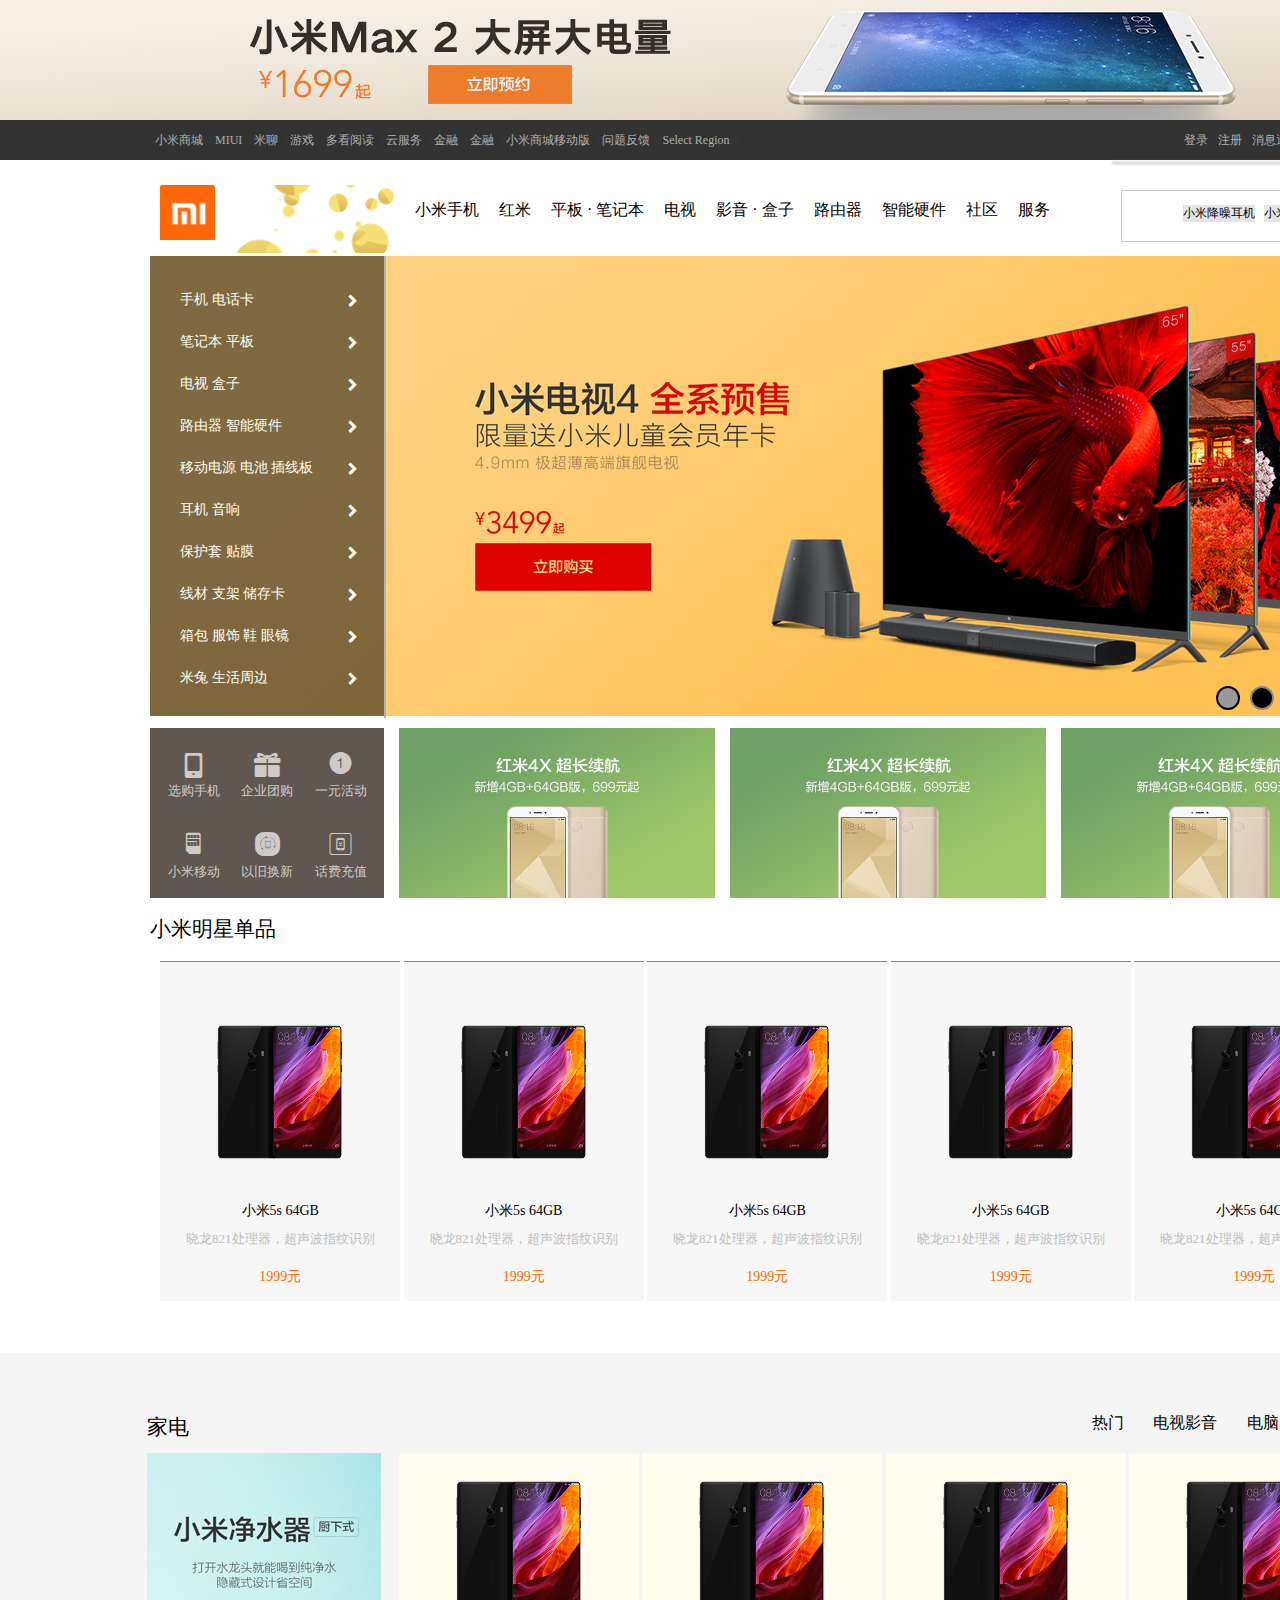
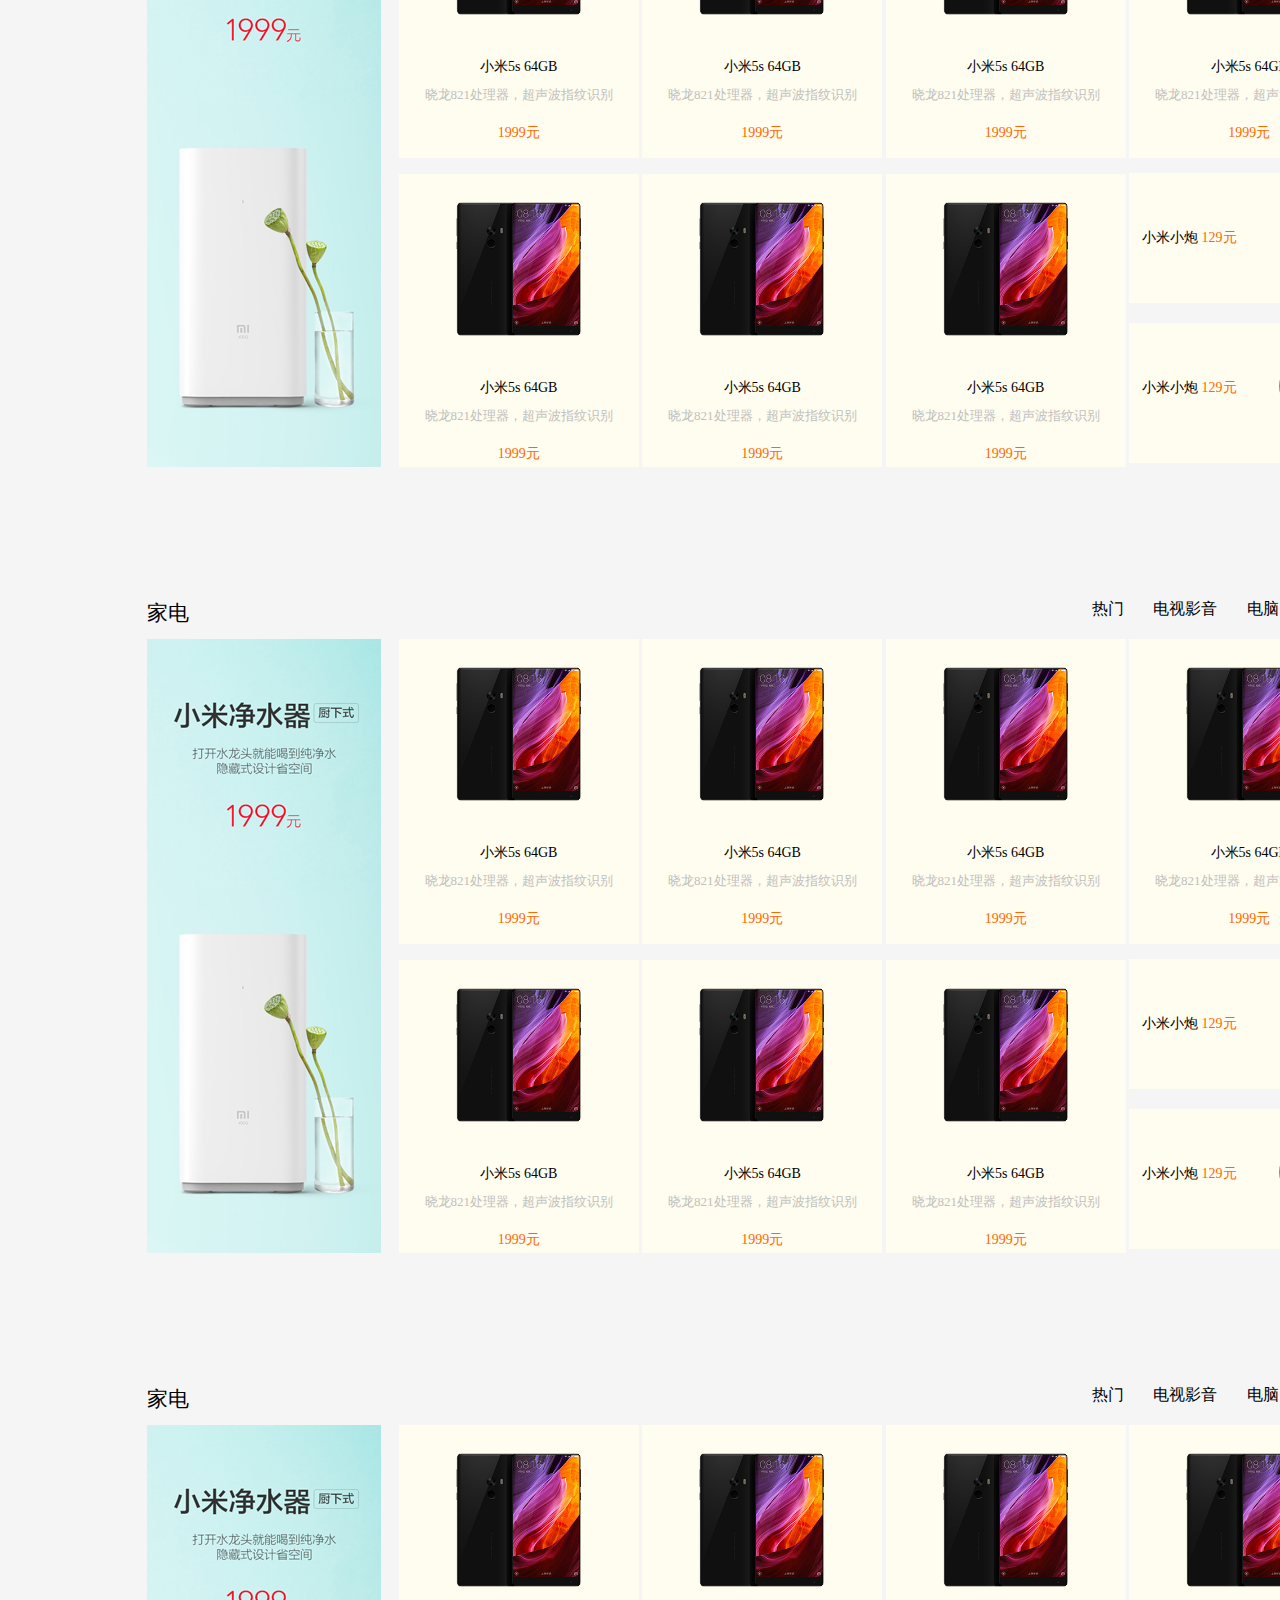
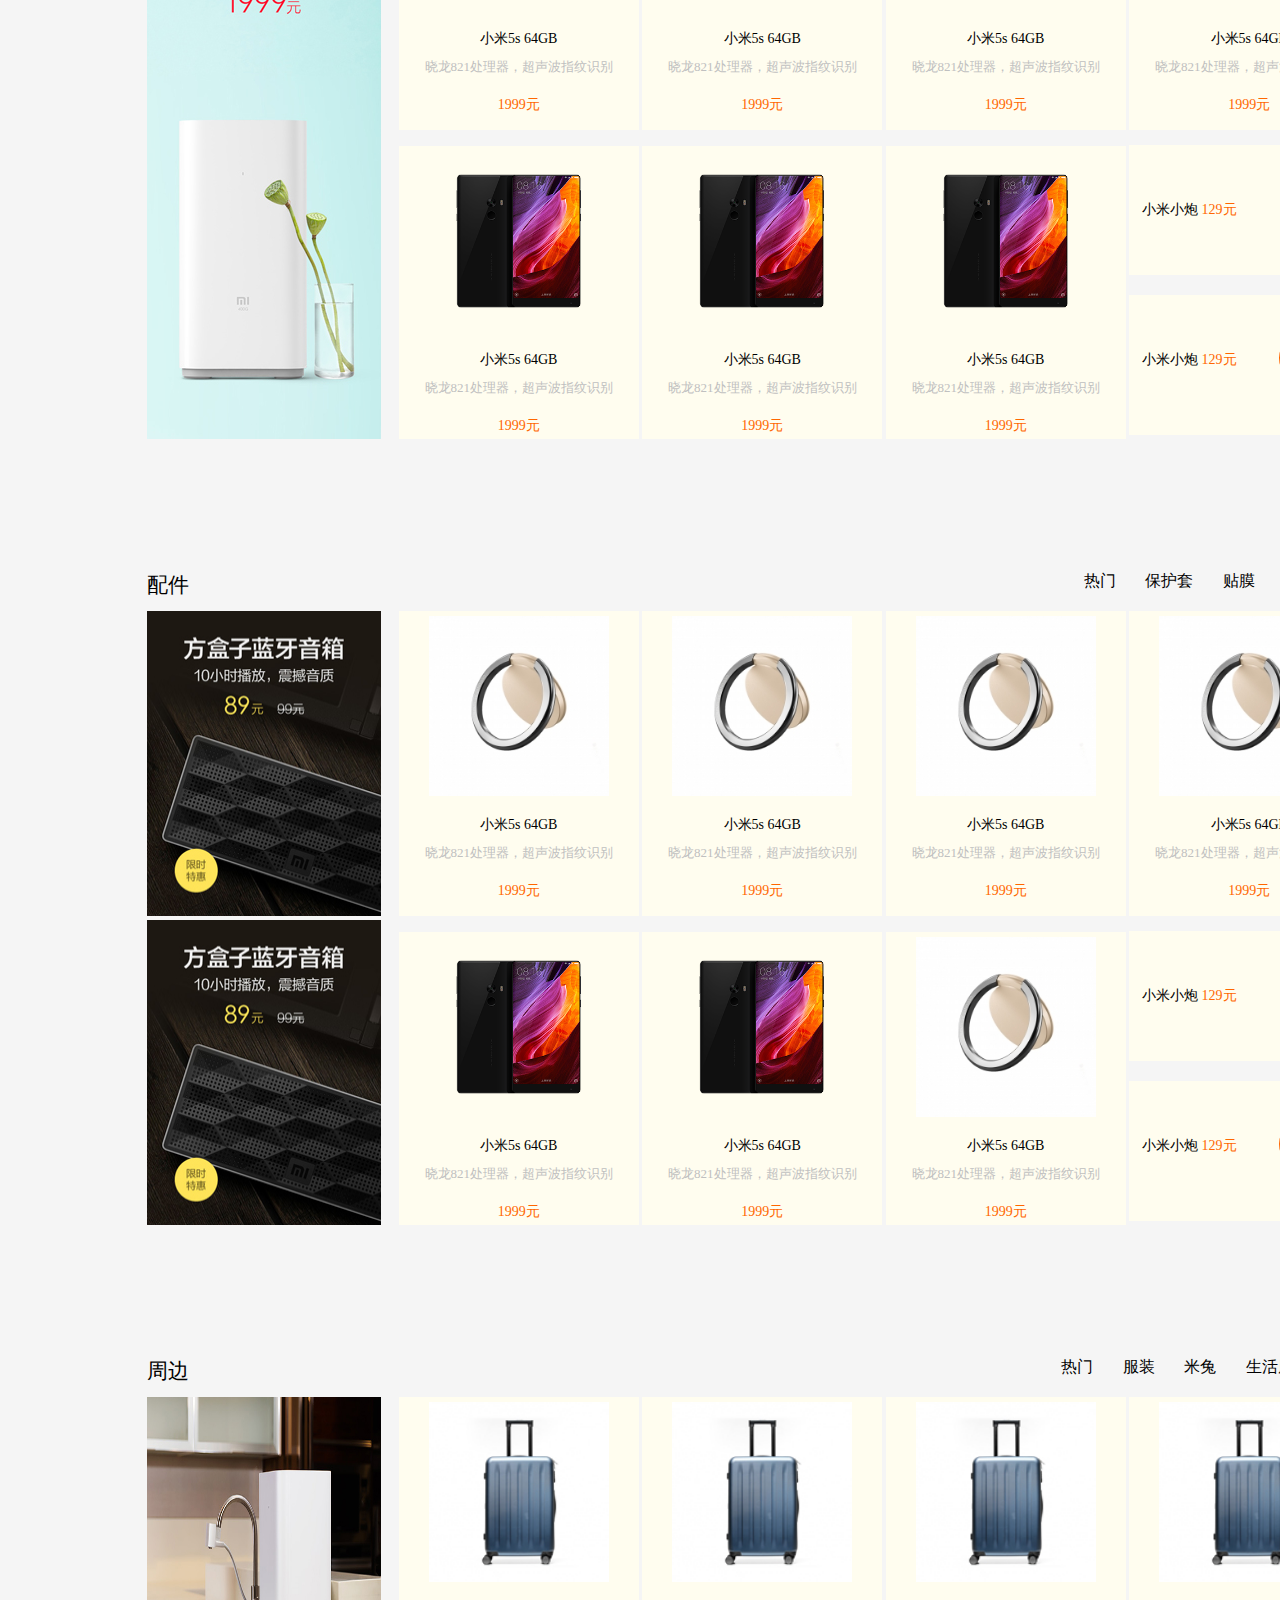
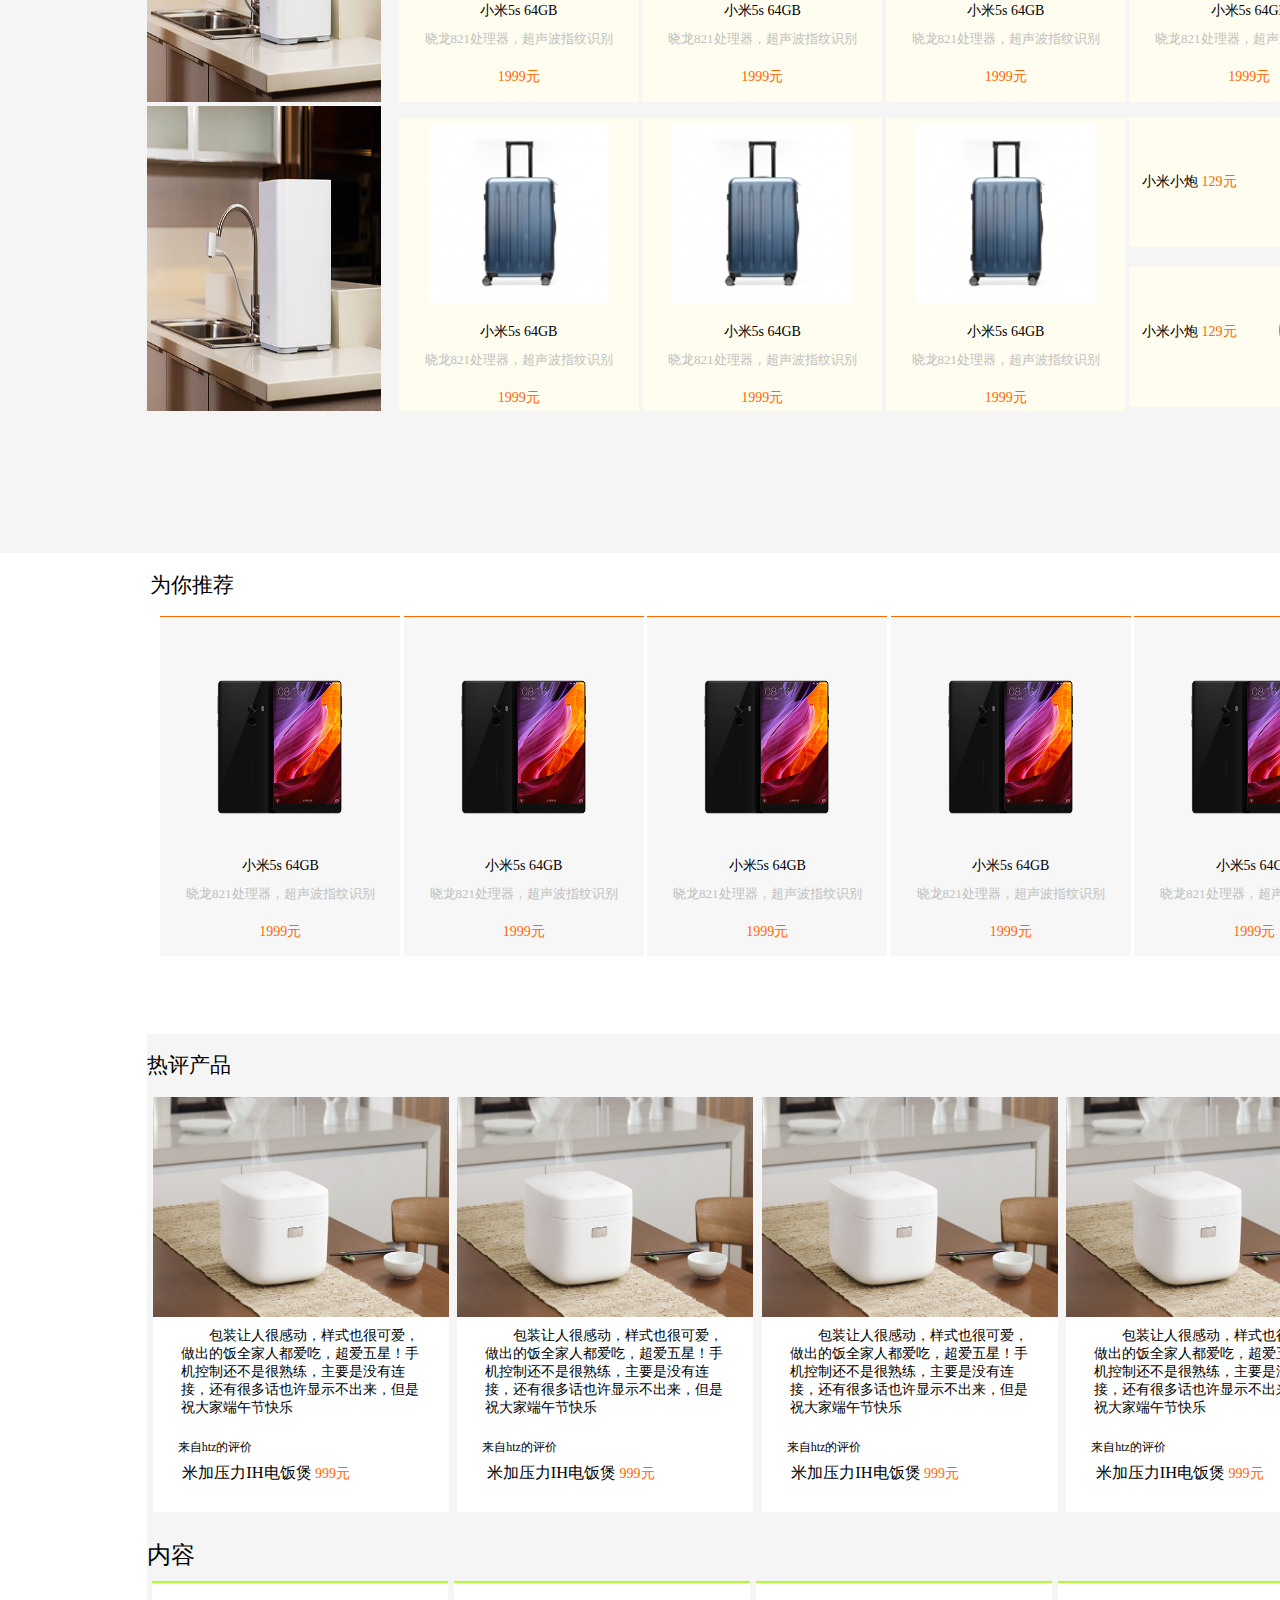
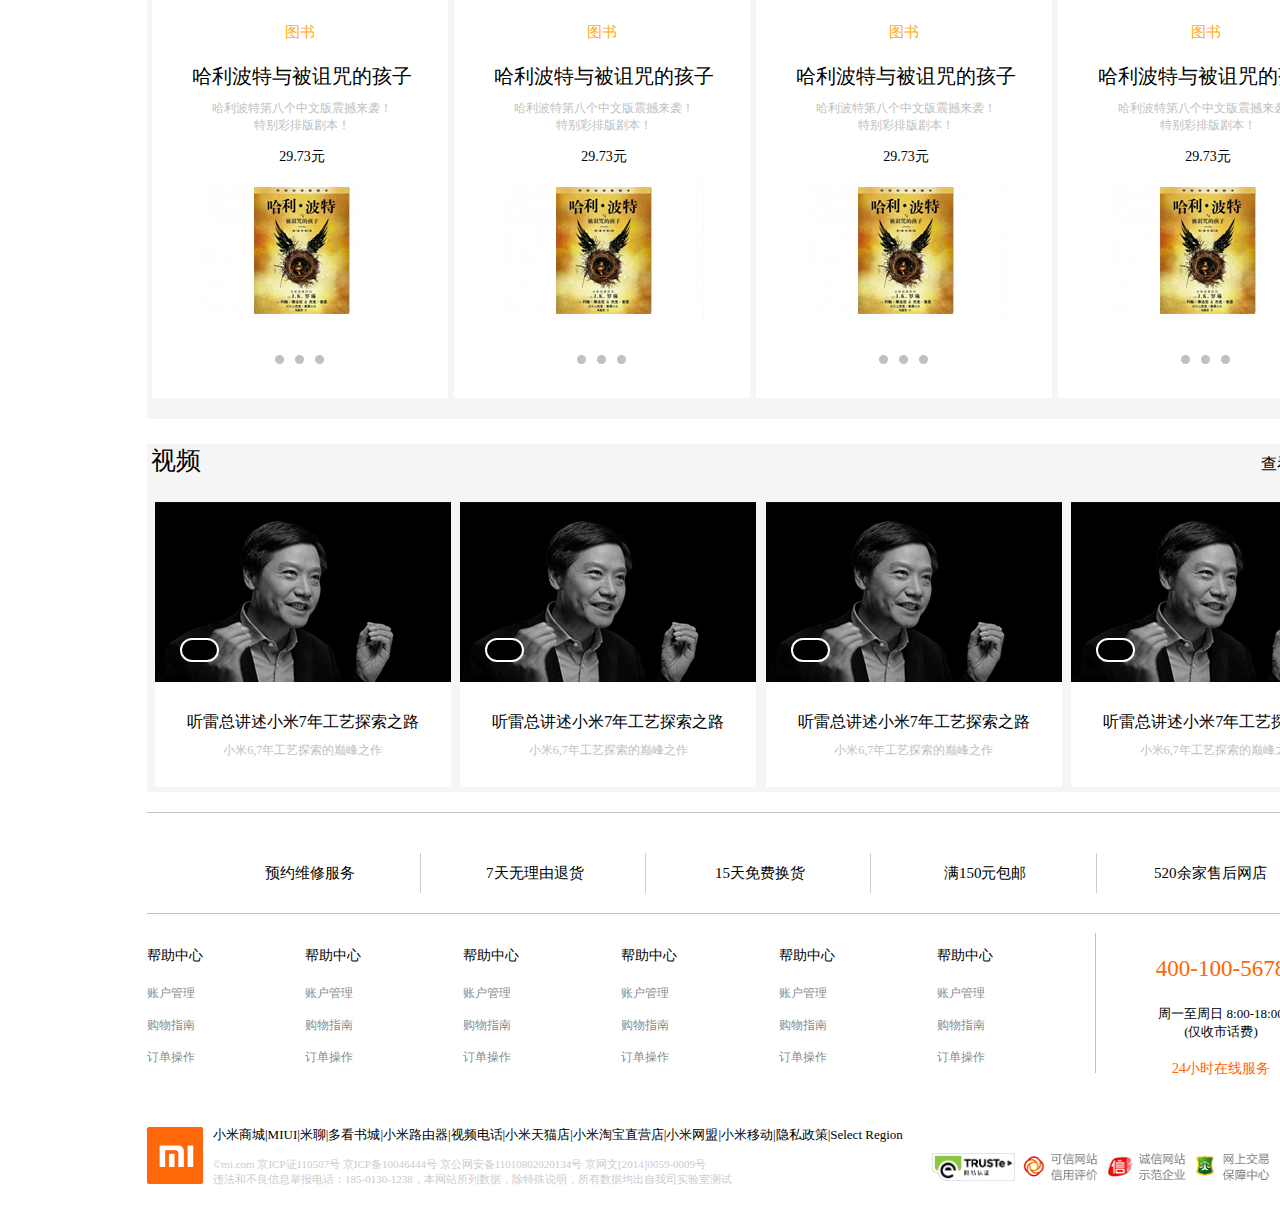
<file: index.html>
<!DOCTYPE html>
<html>

	<head>
		<meta charset="UTF-8">
		<title></title>
		<link rel="stylesheet" type="text/css" href="css/reset.css" />
		<link rel="stylesheet" href="css/new_file.css" />
		<link rel="stylesheet" type="text/css" href="font_9oei6t75m3rf6r/iconfont.css" />
	</head>

	<body>
		<div class="site-top-bar">
			<a href="http://www.baidu.com">
			</a>
		</div>
		<div class="top-container">
			<ul class="top-left">
				<li class="top-left-item">
					<a href="http://www.baidu.com">小米商城</a>
				</li>
				<li class="top-left-item">
					<a href="http://www.baidu.com">MIUI</a>
				</li>
				<li class="top-left-item">
					<a href="http://www.baidu.com">米聊</a>
				</li>
				<li class="top-left-item">
					<a href="http://www.baidu.com">游戏</a>
				</li>
				<li class="top-left-item">
					<a href="http://www.baidu.com">多看阅读</a>
				</li>
				<li class="top-left-item">
					<a href="http://www.baidu.com">云服务</a>
				</li>
				<li class="top-left-item">
					<a href="http://www.baidu.com">金融</a>
				</li>
				<li class="top-left-item">
					<a href="http://www.baidu.com">金融</a>
				</li>
				<li class="top-left-item">
					<a href="http://www.baidu.com">小米商城移动版</a>
				</li>
				<li class="top-left-item">
					<a href="http://www.baidu.com">问题反馈</a>
				</li>
				<li class="top-left-item">
					<a href="http://www.baidu.com">Select Region</a>
				</li>
			</ul>
			<ul class="top-right">
				<li class="top-right-item">
					<a href="">
						登录
					</a>
				</li>
				<li class="top-right-item">
					<a href="">
						注册
					</a>
				</li>
				<li class="top-right-item">
					<a href="">
						消息通知
					</a>
				</li>
				<li class="top-right-item">
					<div class="img">
						<!--<i class="font iconfont icon-gouwuche"></i>--></div>
					<a href="">
						购物车
					</a>
					<div class="content"></div>
				</li>

			</ul>
		</div>
		<!--小米logo行-->
		<div class="site-head">
			<div class="logo-img">

			</div>
			<div class="head_nav">
				<ul class="head_nav_list">
					<li class="head_nav_item" id="item0">
						<a href="">

						</a>
					</li>
					<li class="head_nav_item">
						<a href="">
							小米手机
						</a>
						<div class="item_list">
							<ul>
								<li class="item1">
									<div class="flag">新品</div>
									<a href="" class="item_img"><img src="img/de35852a-1be5-4ef5-846f-dcdd2efcfea6.jpg" alt="" /></a>
									<a href="" class="item_name">小米路由器</a>
									<p class="item_price">
										1299元
									</p>
								</li>
								<li class="item1">
									<div class="flag">新品</div>
									<a href="" class="item_img"><img src="img/de35852a-1be5-4ef5-846f-dcdd2efcfea6.jpg" alt="" /></a>
									<a href="" class="item_name">小米路由器</a>
									<p class="item_price">
										1299元
									</p>
								</li>
								<li class="item1">
									<div class="flag">新品</div>
									<a href="" class="item_img"><img src="img/de35852a-1be5-4ef5-846f-dcdd2efcfea6.jpg" alt="" /></a>
									<a href="" class="item_name">小米路由器</a>
									<p class="item_price">
										1299元
									</p>
								</li>
								<li class="item1">
									<div class="flag">新品</div>
									<a href="" class="item_img"><img src="img/de35852a-1be5-4ef5-846f-dcdd2efcfea6.jpg" alt="" /></a>
									<a href="" class="item_name">小米路由器</a>
									<p class="item_price">
										1299元
									</p>
								</li>

							</ul>
						</div>
					</li>
					<li class="head_nav_item">
						<a href="">
							红米
						</a>
						<div class="item_list">
							<ul>
								<li class="item1">
									<div class="flag">新品</div>
									<a href="" class="item_img"><img src="img/de35852a-1be5-4ef5-846f-dcdd2efcfea6.jpg" alt="" /></a>
									<a href="" class="item_name">小米路由器</a>
									<p class="item_price">
										1299元
									</p>
								</li>
								<li class="item1">
									<div class="flag">新品</div>
									<a href="" class="item_img"><img src="img/de35852a-1be5-4ef5-846f-dcdd2efcfea6.jpg" alt="" /></a>
									<a href="" class="item_name">小米路由器</a>
									<p class="item_price">
										1299元
									</p>
								</li>
								<li class="item1">
									<div class="flag">新品</div>
									<a href="" class="item_img"><img src="img/de35852a-1be5-4ef5-846f-dcdd2efcfea6.jpg" alt="" /></a>
									<a href="" class="item_name">小米路由器</a>
									<p class="item_price">
										1299元
									</p>
								</li>
								<li class="item1">
									<div class="flag">新品</div>
									<a href="" class="item_img"><img src="img/de35852a-1be5-4ef5-846f-dcdd2efcfea6.jpg" alt="" /></a>
									<a href="" class="item_name">小米路由器</a>
									<p class="item_price">
										1299元
									</p>
								</li>

							</ul>
						</div>
					</li>
					<li class="head_nav_item">
						<a href="">
							平板 · 笔记本
						</a>
						<div class="item_list">
							<ul>
								<li class="item1">
									<div class="flag">新品</div>
									<a href="" class="item_img"><img src="img/de35852a-1be5-4ef5-846f-dcdd2efcfea6.jpg" alt="" /></a>
									<a href="" class="item_name">小米路由器</a>
									<p class="item_price">
										1299元
									</p>
								</li>
								<li class="item1">
									<div class="flag">新品</div>
									<a href="" class="item_img"><img src="img/de35852a-1be5-4ef5-846f-dcdd2efcfea6.jpg" alt="" /></a>
									<a href="" class="item_name">小米路由器</a>
									<p class="item_price">
										1299元
									</p>
								</li>
								<li class="item1">
									<div class="flag">新品</div>
									<a href="" class="item_img"><img src="img/de35852a-1be5-4ef5-846f-dcdd2efcfea6.jpg" alt="" /></a>
									<a href="" class="item_name">小米路由器</a>
									<p class="item_price">
										1299元
									</p>
								</li>
								<li class="item1">
									<div class="flag">新品</div>
									<a href="" class="item_img"><img src="img/de35852a-1be5-4ef5-846f-dcdd2efcfea6.jpg" alt="" /></a>
									<a href="" class="item_name">小米路由器</a>
									<p class="item_price">
										1299元
									</p>
								</li>

							</ul>
						</div>
					</li>
					<li class="head_nav_item">
						<a href="">
							电视
						</a>
						<div class="item_list">
							<ul>
								<li class="item1">
									<div class="flag">新品</div>
									<a href="" class="item_img"><img src="img/de35852a-1be5-4ef5-846f-dcdd2efcfea6.jpg" alt="" /></a>
									<a href="" class="item_name">小米路由器</a>
									<p class="item_price">
										1299元
									</p>
								</li>
								<li class="item1">
									<div class="flag">新品</div>
									<a href="" class="item_img"><img src="img/de35852a-1be5-4ef5-846f-dcdd2efcfea6.jpg" alt="" /></a>
									<a href="" class="item_name">小米路由器</a>
									<p class="item_price">
										1299元
									</p>
								</li>
								<li class="item1">
									<div class="flag">新品</div>
									<a href="" class="item_img"><img src="img/de35852a-1be5-4ef5-846f-dcdd2efcfea6.jpg" alt="" /></a>
									<a href="" class="item_name">小米路由器</a>
									<p class="item_price">
										1299元
									</p>
								</li>
								<li class="item1">
									<div class="flag">新品</div>
									<a href="" class="item_img"><img src="img/de35852a-1be5-4ef5-846f-dcdd2efcfea6.jpg" alt="" /></a>
									<a href="" class="item_name">小米路由器</a>
									<p class="item_price">
										1299元
									</p>
								</li>

							</ul>
						</div>
					</li>
					<li class="head_nav_item">
						<a href="">
							影音 · 盒子
						</a>
						<div class="item_list">
							<ul>
								<li class="item1">
									<div class="flag">新品</div>
									<a href="" class="item_img"><img src="img/de35852a-1be5-4ef5-846f-dcdd2efcfea6.jpg" alt="" /></a>
									<a href="" class="item_name">小米路由器</a>
									<p class="item_price">
										1299元
									</p>
								</li>
								<li class="item1">
									<div class="flag">新品</div>
									<a href="" class="item_img"><img src="img/de35852a-1be5-4ef5-846f-dcdd2efcfea6.jpg" alt="" /></a>
									<a href="" class="item_name">小米路由器</a>
									<p class="item_price">
										1299元
									</p>
								</li>
								<li class="item1">
									<div class="flag">新品</div>
									<a href="" class="item_img"><img src="img/de35852a-1be5-4ef5-846f-dcdd2efcfea6.jpg" alt="" /></a>
									<a href="" class="item_name">小米路由器</a>
									<p class="item_price">
										1299元
									</p>
								</li>
								<li class="item1">
									<div class="flag">新品</div>
									<a href="" class="item_img"><img src="img/de35852a-1be5-4ef5-846f-dcdd2efcfea6.jpg" alt="" /></a>
									<a href="" class="item_name">小米路由器</a>
									<p class="item_price">
										1299元
									</p>
								</li>

							</ul>
						</div>
					</li>
					<li class="head_nav_item">
						<a href="">
							路由器
						</a>
						<div class="item_list">
							<ul>
								<li class="item1">
									<div class="flag">新品</div>
									<a href="" class="item_img"><img src="img/de35852a-1be5-4ef5-846f-dcdd2efcfea6.jpg" alt="" /></a>
									<a href="" class="item_name">小米路由器</a>
									<p class="item_price">
										1299元
									</p>
								</li>
								<li class="item1">
									<div class="flag">新品</div>
									<a href="" class="item_img"><img src="img/de35852a-1be5-4ef5-846f-dcdd2efcfea6.jpg" alt="" /></a>
									<a href="" class="item_name">小米路由器</a>
									<p class="item_price">
										1299元
									</p>
								</li>
								<li class="item1">
									<div class="flag">新品</div>
									<a href="" class="item_img"><img src="img/de35852a-1be5-4ef5-846f-dcdd2efcfea6.jpg" alt="" /></a>
									<a href="" class="item_name">小米路由器</a>
									<p class="item_price">
										1299元
									</p>
								</li>
								<li class="item1">
									<div class="flag">新品</div>
									<a href="" class="item_img"><img src="img/de35852a-1be5-4ef5-846f-dcdd2efcfea6.jpg" alt="" /></a>
									<a href="" class="item_name">小米路由器</a>
									<p class="item_price">
										1299元
									</p>
								</li>

							</ul>
						</div>
					</li>
					<li class="head_nav_item">
						<a href="">
							智能硬件
						</a>
						<div class="item_list">
							<ul>
								<li class="item1">
									<div class="flag">新品</div>
									<a href="" class="item_img"><img src="img/de35852a-1be5-4ef5-846f-dcdd2efcfea6.jpg" alt="" /></a>
									<a href="" class="item_name">小米路由器</a>
									<p class="item_price">
										1299元
									</p>
								</li>
								<li class="item1">
									<div class="flag">新品</div>
									<a href="" class="item_img"><img src="img/de35852a-1be5-4ef5-846f-dcdd2efcfea6.jpg" alt="" /></a>
									<a href="" class="item_name">小米路由器</a>
									<p class="item_price">
										1299元
									</p>
								</li>
								<li class="item1">
									<div class="flag">新品</div>
									<a href="" class="item_img"><img src="img/de35852a-1be5-4ef5-846f-dcdd2efcfea6.jpg" alt="" /></a>
									<a href="" class="item_name">小米路由器</a>
									<p class="item_price">
										1299元
									</p>
								</li>
								<li class="item1">
									<div class="flag">新品</div>
									<a href="" class="item_img"><img src="img/de35852a-1be5-4ef5-846f-dcdd2efcfea6.jpg" alt="" /></a>
									<a href="" class="item_name">小米路由器</a>
									<p class="item_price">
										1299元
									</p>
								</li>

							</ul>
						</div>
					</li>
					<li class="head_nav_item">
						<a href="">
							社区
						</a>
					</li>
					<li class="head_nav_item">
						<a href="">
							服务
						</a>
					</li>

				</ul>
			</div>
			<div class="head_search">

				<form action="post">
					<input type="text" / class="input_box">
					<div class="search_hot_box search_hot_box_2">
						<a href="">小米降噪耳机</a>

					</div>
					<div class="search_hot_box search_hot_box_1">
						<a href="">小米max2</a>

					</div>

					<div type="submit" name="" id="" value="" class="box">
						<div class="box_i">
							<i class="icon iconfont icon-sousuo_sousuo "></i>
						</div>

					</div>
				</form>

			</div>
		</div>

		<div class="clear"></div>
		<!--相册以及左导航组-->
		<div id="contianer">
			<div class="btn btn_left"><i class="icon iconfont icon-jiantou-copy-copy"></i></div>
			<div class="btn btn_right"><i class="icon iconfont icon-jiantou1"></i></div>
			<div class="site_category">
				<ul class="category_list">
					<li class="category_item">
						<a href="">手机 电话卡</a>
						<i class="icon iconfont icon-arrow "></i>
						<div class="category_item_list">
							<ul class="category_item_list_1">
								<li class="category_item_item">
									<a href="" class="item_img_span_box">
										<img src="img/xiaomiNOTE2-320-220_160x110.jpg" alt="" />
										<span class="img_name">小米note 2</span>
									</a>
									<a href="" class="btn_buy">
										选购
									</a>
								</li>
								<li class="category_item_item">
									<a href="" class="item_img_span_box">
										<img src="img/xiaomiNOTE2-320-220_160x110.jpg" alt="" />
										<span class="img_name">小米note 2</span>
									</a>
									<a href="" class="btn_buy">
										选购
									</a>
								</li>
								<li class="category_item_item">
									<a href="" class="item_img_span_box">
										<img src="img/xiaomiNOTE2-320-220_160x110.jpg" alt="" />
										<span class="img_name">小米note 2</span>
									</a>
									<a href="" class="btn_buy">
										选购
									</a>
								</li>
								<li class="category_item_item">
									<a href="" class="item_img_span_box">
										<img src="img/xiaomiNOTE2-320-220_160x110.jpg" alt="" />
										<span class="img_name">小米note 2</span>
									</a>
									<a href="" class="btn_buy">
										选购
									</a>
								</li>

							</ul>
							<ul class="category_item_list_1">
								<li class="category_item_item">
									<a href="" class="item_img_span_box">
										<img src="img/xiaomiNOTE2-320-220_160x110.jpg" alt="" />
										<span class="img_name">小米note 2</span>
									</a>
									<a href="" class="btn_buy">
										选购
									</a>
								</li>
								<li class="category_item_item">
									<a href="" class="item_img_span_box">
										<img src="img/xiaomiNOTE2-320-220_160x110.jpg" alt="" />
										<span class="img_name">小米note 2</span>
									</a>
									<a href="" class="btn_buy">
										选购
									</a>
								</li>
								<li class="category_item_item">
									<a href="" class="item_img_span_box">
										<img src="img/xiaomiNOTE2-320-220_160x110.jpg" alt="" />
										<span class="img_name">小米note 2</span>
									</a>
									<a href="" class="btn_buy">
										选购
									</a>
								</li>
								<li class="category_item_item">
									<a href="" class="item_img_span_box">
										<img src="img/xiaomiNOTE2-320-220_160x110.jpg" alt="" />
										<span class="img_name">小米note 2</span>
									</a>
									<a href="" class="btn_buy">
										选购
									</a>
								</li>

							</ul>

						</div>
					</li>
					<li class="category_item">
						<a href="">笔记本 平板</a>
						<i class="icon iconfont icon-arrow "></i>
						<div class="category_item_list">
							<ul class="category_item_list_1">
								<li class="category_item_item">
									<a href="" class="item_img_span_box">
										<img src="img/xiaomiNOTE2-320-220_160x110.jpg" alt="" />
										<span class="img_name">小米note 2</span>
									</a>
									<a href="" class="btn_buy">
										选购
									</a>
								</li>
								<li class="category_item_item">
									<a href="" class="item_img_span_box">
										<img src="img/xiaomiNOTE2-320-220_160x110.jpg" alt="" />
										<span class="img_name">小米note 2</span>
									</a>
									<a href="" class="btn_buy">
										选购
									</a>
								</li>
								<li class="category_item_item">
									<a href="" class="item_img_span_box">
										<img src="img/xiaomiNOTE2-320-220_160x110.jpg" alt="" />
										<span class="img_name">小米note 2</span>
									</a>
									<a href="" class="btn_buy">
										选购
									</a>
								</li>
								<li class="category_item_item">
									<a href="" class="item_img_span_box">
										<img src="img/xiaomiNOTE2-320-220_160x110.jpg" alt="" />
										<span class="img_name">小米note 2</span>
									</a>
									<a href="" class="btn_buy">
										选购
									</a>
								</li>

							</ul>
							<ul class="category_item_list_1">
								<li class="category_item_item">
									<a href="" class="item_img_span_box">
										<img src="img/xiaomiNOTE2-320-220_160x110.jpg" alt="" />
										<span class="img_name">小米note 2</span>
									</a>
									<a href="" class="btn_buy">
										选购
									</a>
								</li>
								<li class="category_item_item">
									<a href="" class="item_img_span_box">
										<img src="img/xiaomiNOTE2-320-220_160x110.jpg" alt="" />
										<span class="img_name">小米note 2</span>
									</a>
									<a href="" class="btn_buy">
										选购
									</a>
								</li>
								<li class="category_item_item">
									<a href="" class="item_img_span_box">
										<img src="img/xiaomiNOTE2-320-220_160x110.jpg" alt="" />
										<span class="img_name">小米note 2</span>
									</a>
									<a href="" class="btn_buy">
										选购
									</a>
								</li>
								<li class="category_item_item">
									<a href="" class="item_img_span_box">
										<img src="img/xiaomiNOTE2-320-220_160x110.jpg" alt="" />
										<span class="img_name">小米note 2</span>
									</a>
									<a href="" class="btn_buy">
										选购
									</a>
								</li>

							</ul>

						</div>
					</li>
					<li class="category_item">
						<a href="">电视 盒子</a>
						<i class="icon iconfont icon-arrow "></i>
						<div class="category_item_list">
							<ul class="category_item_list_1">
								<li class="category_item_item">
									<a href="" class="item_img_span_box">
										<img src="img/xiaomiNOTE2-320-220_160x110.jpg" alt="" />
										<span class="img_name">小米note 2</span>
									</a>
									<a href="" class="btn_buy">
										选购
									</a>
								</li>
								<li class="category_item_item">
									<a href="" class="item_img_span_box">
										<img src="img/xiaomiNOTE2-320-220_160x110.jpg" alt="" />
										<span class="img_name">小米note 2</span>
									</a>
									<a href="" class="btn_buy">
										选购
									</a>
								</li>
								<li class="category_item_item">
									<a href="" class="item_img_span_box">
										<img src="img/xiaomiNOTE2-320-220_160x110.jpg" alt="" />
										<span class="img_name">小米note 2</span>
									</a>
									<a href="" class="btn_buy">
										选购
									</a>
								</li>
								<li class="category_item_item">
									<a href="" class="item_img_span_box">
										<img src="img/xiaomiNOTE2-320-220_160x110.jpg" alt="" />
										<span class="img_name">小米note 2</span>
									</a>
									<a href="" class="btn_buy">
										选购
									</a>
								</li>

							</ul>
							<ul class="category_item_list_1">
								<li class="category_item_item">
									<a href="" class="item_img_span_box">
										<img src="img/xiaomiNOTE2-320-220_160x110.jpg" alt="" />
										<span class="img_name">小米note 2</span>
									</a>
									<a href="" class="btn_buy">
										选购
									</a>
								</li>
								<li class="category_item_item">
									<a href="" class="item_img_span_box">
										<img src="img/xiaomiNOTE2-320-220_160x110.jpg" alt="" />
										<span class="img_name">小米note 2</span>
									</a>
									<a href="" class="btn_buy">
										选购
									</a>
								</li>
								<li class="category_item_item">
									<a href="" class="item_img_span_box">
										<img src="img/xiaomiNOTE2-320-220_160x110.jpg" alt="" />
										<span class="img_name">小米note 2</span>
									</a>
									<a href="" class="btn_buy">
										选购
									</a>
								</li>
								<li class="category_item_item">
									<a href="" class="item_img_span_box">
										<img src="img/xiaomiNOTE2-320-220_160x110.jpg" alt="" />
										<span class="img_name">小米note 2</span>
									</a>
									<a href="" class="btn_buy">
										选购
									</a>
								</li>

							</ul>

						</div>
					</li>
					<li class="category_item">
						<a href="">路由器 智能硬件</a>
						<i class="icon iconfont icon-arrow "></i>
						<div class="category_item_list">
							<ul class="category_item_list_1">
								<li class="category_item_item">
									<a href="" class="item_img_span_box">
										<img src="img/xiaomiNOTE2-320-220_160x110.jpg" alt="" />
										<span class="img_name">小米note 2</span>
									</a>
									<a href="" class="btn_buy">
										选购
									</a>
								</li>
								<li class="category_item_item">
									<a href="" class="item_img_span_box">
										<img src="img/xiaomiNOTE2-320-220_160x110.jpg" alt="" />
										<span class="img_name">小米note 2</span>
									</a>
									<a href="" class="btn_buy">
										选购
									</a>
								</li>
								<li class="category_item_item">
									<a href="" class="item_img_span_box">
										<img src="img/xiaomiNOTE2-320-220_160x110.jpg" alt="" />
										<span class="img_name">小米note 2</span>
									</a>
									<a href="" class="btn_buy">
										选购
									</a>
								</li>
								<li class="category_item_item">
									<a href="" class="item_img_span_box">
										<img src="img/xiaomiNOTE2-320-220_160x110.jpg" alt="" />
										<span class="img_name">小米note 2</span>
									</a>
									<a href="" class="btn_buy">
										选购
									</a>
								</li>

							</ul>
							<ul class="category_item_list_1">
								<li class="category_item_item">
									<a href="" class="item_img_span_box">
										<img src="img/xiaomiNOTE2-320-220_160x110.jpg" alt="" />
										<span class="img_name">小米note 2</span>
									</a>
									<a href="" class="btn_buy">
										选购
									</a>
								</li>
								<li class="category_item_item">
									<a href="" class="item_img_span_box">
										<img src="img/xiaomiNOTE2-320-220_160x110.jpg" alt="" />
										<span class="img_name">小米note 2</span>
									</a>
									<a href="" class="btn_buy">
										选购
									</a>
								</li>
								<li class="category_item_item">
									<a href="" class="item_img_span_box">
										<img src="img/xiaomiNOTE2-320-220_160x110.jpg" alt="" />
										<span class="img_name">小米note 2</span>
									</a>
									<a href="" class="btn_buy">
										选购
									</a>
								</li>
								<li class="category_item_item">
									<a href="" class="item_img_span_box">
										<img src="img/xiaomiNOTE2-320-220_160x110.jpg" alt="" />
										<span class="img_name">小米note 2</span>
									</a>
									<a href="" class="btn_buy">
										选购
									</a>
								</li>

							</ul>

						</div>
					</li>
					<li class="category_item">
						<a href="">移动电源 电池 插线板</a>
						<i class="icon iconfont icon-arrow "></i>
						<div class="category_item_list">
							<ul class="category_item_list_1">
								<li class="category_item_item">
									<a href="" class="item_img_span_box">
										<img src="img/xiaomiNOTE2-320-220_160x110.jpg" alt="" />
										<span class="img_name">小米note 2</span>
									</a>
									<a href="" class="btn_buy">
										选购
									</a>
								</li>
								<li class="category_item_item">
									<a href="" class="item_img_span_box">
										<img src="img/xiaomiNOTE2-320-220_160x110.jpg" alt="" />
										<span class="img_name">小米note 2</span>
									</a>
									<a href="" class="btn_buy">
										选购
									</a>
								</li>
								<li class="category_item_item">
									<a href="" class="item_img_span_box">
										<img src="img/xiaomiNOTE2-320-220_160x110.jpg" alt="" />
										<span class="img_name">小米note 2</span>
									</a>
									<a href="" class="btn_buy">
										选购
									</a>
								</li>
								<li class="category_item_item">
									<a href="" class="item_img_span_box">
										<img src="img/xiaomiNOTE2-320-220_160x110.jpg" alt="" />
										<span class="img_name">小米note 2</span>
									</a>
									<a href="" class="btn_buy">
										选购
									</a>
								</li>

							</ul>
							<ul class="category_item_list_1">
								<li class="category_item_item">
									<a href="" class="item_img_span_box">
										<img src="img/xiaomiNOTE2-320-220_160x110.jpg" alt="" />
										<span class="img_name">小米note 2</span>
									</a>
									<a href="" class="btn_buy">
										选购
									</a>
								</li>
								<li class="category_item_item">
									<a href="" class="item_img_span_box">
										<img src="img/xiaomiNOTE2-320-220_160x110.jpg" alt="" />
										<span class="img_name">小米note 2</span>
									</a>
									<a href="" class="btn_buy">
										选购
									</a>
								</li>
								<li class="category_item_item">
									<a href="" class="item_img_span_box">
										<img src="img/xiaomiNOTE2-320-220_160x110.jpg" alt="" />
										<span class="img_name">小米note 2</span>
									</a>
									<a href="" class="btn_buy">
										选购
									</a>
								</li>
								<li class="category_item_item">
									<a href="" class="item_img_span_box">
										<img src="img/xiaomiNOTE2-320-220_160x110.jpg" alt="" />
										<span class="img_name">小米note 2</span>
									</a>
									<a href="" class="btn_buy">
										选购
									</a>
								</li>

							</ul>

						</div>
					</li>
					<li class="category_item">
						<a href="">耳机 音响</a>
						<i class="icon iconfont icon-arrow "></i>
						<div class="category_item_list">
							<ul class="category_item_list_1">
								<li class="category_item_item">
									<a href="" class="item_img_span_box">
										<img src="img/xiaomiNOTE2-320-220_160x110.jpg" alt="" />
										<span class="img_name">小米note 2</span>
									</a>
									<a href="" class="btn_buy">
										选购
									</a>
								</li>
								<li class="category_item_item">
									<a href="" class="item_img_span_box">
										<img src="img/xiaomiNOTE2-320-220_160x110.jpg" alt="" />
										<span class="img_name">小米note 2</span>
									</a>
									<a href="" class="btn_buy">
										选购
									</a>
								</li>
								<li class="category_item_item">
									<a href="" class="item_img_span_box">
										<img src="img/xiaomiNOTE2-320-220_160x110.jpg" alt="" />
										<span class="img_name">小米note 2</span>
									</a>
									<a href="" class="btn_buy">
										选购
									</a>
								</li>
								<li class="category_item_item">
									<a href="" class="item_img_span_box">
										<img src="img/xiaomiNOTE2-320-220_160x110.jpg" alt="" />
										<span class="img_name">小米note 2</span>
									</a>
									<a href="" class="btn_buy">
										选购
									</a>
								</li>

							</ul>
							<ul class="category_item_list_1">
								<li class="category_item_item">
									<a href="" class="item_img_span_box">
										<img src="img/xiaomiNOTE2-320-220_160x110.jpg" alt="" />
										<span class="img_name">小米note 2</span>
									</a>
									<a href="" class="btn_buy">
										选购
									</a>
								</li>
								<li class="category_item_item">
									<a href="" class="item_img_span_box">
										<img src="img/xiaomiNOTE2-320-220_160x110.jpg" alt="" />
										<span class="img_name">小米note 2</span>
									</a>
									<a href="" class="btn_buy">
										选购
									</a>
								</li>
								<li class="category_item_item">
									<a href="" class="item_img_span_box">
										<img src="img/xiaomiNOTE2-320-220_160x110.jpg" alt="" />
										<span class="img_name">小米note 2</span>
									</a>
									<a href="" class="btn_buy">
										选购
									</a>
								</li>
								<li class="category_item_item">
									<a href="" class="item_img_span_box">
										<img src="img/xiaomiNOTE2-320-220_160x110.jpg" alt="" />
										<span class="img_name">小米note 2</span>
									</a>
									<a href="" class="btn_buy">
										选购
									</a>
								</li>

							</ul>

						</div>
					</li>
					<li class="category_item">
						<a href="">保护套 贴膜</a>
						<i class="icon iconfont icon-arrow "></i>
						<div class="category_item_list">
							<ul class="category_item_list_1">
								<li class="category_item_item">
									<a href="" class="item_img_span_box">
										<img src="img/xiaomiNOTE2-320-220_160x110.jpg" alt="" />
										<span class="img_name">小米note 2</span>
									</a>
									<a href="" class="btn_buy">
										选购
									</a>
								</li>
								<li class="category_item_item">
									<a href="" class="item_img_span_box">
										<img src="img/xiaomiNOTE2-320-220_160x110.jpg" alt="" />
										<span class="img_name">小米note 2</span>
									</a>
									<a href="" class="btn_buy">
										选购
									</a>
								</li>
								<li class="category_item_item">
									<a href="" class="item_img_span_box">
										<img src="img/xiaomiNOTE2-320-220_160x110.jpg" alt="" />
										<span class="img_name">小米note 2</span>
									</a>
									<a href="" class="btn_buy">
										选购
									</a>
								</li>
								<li class="category_item_item">
									<a href="" class="item_img_span_box">
										<img src="img/xiaomiNOTE2-320-220_160x110.jpg" alt="" />
										<span class="img_name">小米note 2</span>
									</a>
									<a href="" class="btn_buy">
										选购
									</a>
								</li>

							</ul>
							<ul class="category_item_list_1">
								<li class="category_item_item">
									<a href="" class="item_img_span_box">
										<img src="img/xiaomiNOTE2-320-220_160x110.jpg" alt="" />
										<span class="img_name">小米note 2</span>
									</a>
									<a href="" class="btn_buy">
										选购
									</a>
								</li>
								<li class="category_item_item">
									<a href="" class="item_img_span_box">
										<img src="img/xiaomiNOTE2-320-220_160x110.jpg" alt="" />
										<span class="img_name">小米note 2</span>
									</a>
									<a href="" class="btn_buy">
										选购
									</a>
								</li>
								<li class="category_item_item">
									<a href="" class="item_img_span_box">
										<img src="img/xiaomiNOTE2-320-220_160x110.jpg" alt="" />
										<span class="img_name">小米note 2</span>
									</a>
									<a href="" class="btn_buy">
										选购
									</a>
								</li>
								<li class="category_item_item">
									<a href="" class="item_img_span_box">
										<img src="img/xiaomiNOTE2-320-220_160x110.jpg" alt="" />
										<span class="img_name">小米note 2</span>
									</a>
									<a href="" class="btn_buy">
										选购
									</a>
								</li>

							</ul>

						</div>
					</li>
					<li class="category_item">
						<a href="">线材 支架 储存卡</a>
						<i class="icon iconfont icon-arrow "></i>
						<div class="category_item_list">
							<ul class="category_item_list_1">
								<li class="category_item_item">
									<a href="" class="item_img_span_box">
										<img src="img/xiaomiNOTE2-320-220_160x110.jpg" alt="" />
										<span class="img_name">小米note 2</span>
									</a>
									<a href="" class="btn_buy">
										选购
									</a>
								</li>
								<li class="category_item_item">
									<a href="" class="item_img_span_box">
										<img src="img/xiaomiNOTE2-320-220_160x110.jpg" alt="" />
										<span class="img_name">小米note 2</span>
									</a>
									<a href="" class="btn_buy">
										选购
									</a>
								</li>
								<li class="category_item_item">
									<a href="" class="item_img_span_box">
										<img src="img/xiaomiNOTE2-320-220_160x110.jpg" alt="" />
										<span class="img_name">小米note 2</span>
									</a>
									<a href="" class="btn_buy">
										选购
									</a>
								</li>
								<li class="category_item_item">
									<a href="" class="item_img_span_box">
										<img src="img/xiaomiNOTE2-320-220_160x110.jpg" alt="" />
										<span class="img_name">小米note 2</span>
									</a>
									<a href="" class="btn_buy">
										选购
									</a>
								</li>

							</ul>
							<ul class="category_item_list_1">
								<li class="category_item_item">
									<a href="" class="item_img_span_box">
										<img src="img/xiaomiNOTE2-320-220_160x110.jpg" alt="" />
										<span class="img_name">小米note 2</span>
									</a>
									<a href="" class="btn_buy">
										选购
									</a>
								</li>
								<li class="category_item_item">
									<a href="" class="item_img_span_box">
										<img src="img/xiaomiNOTE2-320-220_160x110.jpg" alt="" />
										<span class="img_name">小米note 2</span>
									</a>
									<a href="" class="btn_buy">
										选购
									</a>
								</li>
								<li class="category_item_item">
									<a href="" class="item_img_span_box">
										<img src="img/xiaomiNOTE2-320-220_160x110.jpg" alt="" />
										<span class="img_name">小米note 2</span>
									</a>
									<a href="" class="btn_buy">
										选购
									</a>
								</li>
								<li class="category_item_item">
									<a href="" class="item_img_span_box">
										<img src="img/xiaomiNOTE2-320-220_160x110.jpg" alt="" />
										<span class="img_name">小米note 2</span>
									</a>
									<a href="" class="btn_buy">
										选购
									</a>
								</li>

							</ul>

						</div>
					</li>
					<li class="category_item">
						<a href="">箱包 服饰 鞋 眼镜</a>
						<i class="icon iconfont icon-arrow "></i>
						<div class="category_item_list">
							<ul class="category_item_list_1">
								<li class="category_item_item">
									<a href="" class="item_img_span_box">
										<img src="img/xiaomiNOTE2-320-220_160x110.jpg" alt="" />
										<span class="img_name">小米note 2</span>
									</a>
									<a href="" class="btn_buy">
										选购
									</a>
								</li>
								<li class="category_item_item">
									<a href="" class="item_img_span_box">
										<img src="img/xiaomiNOTE2-320-220_160x110.jpg" alt="" />
										<span class="img_name">小米note 2</span>
									</a>
									<a href="" class="btn_buy">
										选购
									</a>
								</li>
								<li class="category_item_item">
									<a href="" class="item_img_span_box">
										<img src="img/xiaomiNOTE2-320-220_160x110.jpg" alt="" />
										<span class="img_name">小米note 2</span>
									</a>
									<a href="" class="btn_buy">
										选购
									</a>
								</li>
								<li class="category_item_item">
									<a href="" class="item_img_span_box">
										<img src="img/xiaomiNOTE2-320-220_160x110.jpg" alt="" />
										<span class="img_name">小米note 2</span>
									</a>
									<a href="" class="btn_buy">
										选购
									</a>
								</li>

							</ul>
							<ul class="category_item_list_1">
								<li class="category_item_item">
									<a href="" class="item_img_span_box">
										<img src="img/xiaomiNOTE2-320-220_160x110.jpg" alt="" />
										<span class="img_name">小米note 2</span>
									</a>
									<a href="" class="btn_buy">
										选购
									</a>
								</li>
								<li class="category_item_item">
									<a href="" class="item_img_span_box">
										<img src="img/xiaomiNOTE2-320-220_160x110.jpg" alt="" />
										<span class="img_name">小米note 2</span>
									</a>
									<a href="" class="btn_buy">
										选购
									</a>
								</li>
								<li class="category_item_item">
									<a href="" class="item_img_span_box">
										<img src="img/xiaomiNOTE2-320-220_160x110.jpg" alt="" />
										<span class="img_name">小米note 2</span>
									</a>
									<a href="" class="btn_buy">
										选购
									</a>
								</li>
								<li class="category_item_item">
									<a href="" class="item_img_span_box">
										<img src="img/xiaomiNOTE2-320-220_160x110.jpg" alt="" />
										<span class="img_name">小米note 2</span>
									</a>
									<a href="" class="btn_buy">
										选购
									</a>
								</li>

							</ul>

						</div>
					</li>
					<li class="category_item">
						<a href="">米兔 生活周边</a>
						<i class="icon iconfont icon-arrow "></i>
						<div class="category_item_list">
							<ul class="category_item_list_1">
								<li class="category_item_item">
									<a href="" class="item_img_span_box">
										<img src="img/xiaomiNOTE2-320-220_160x110.jpg" alt="" />
										<span class="img_name">小米note 2</span>
									</a>
									<a href="" class="btn_buy">
										选购
									</a>
								</li>
								<li class="category_item_item">
									<a href="" class="item_img_span_box">
										<img src="img/xiaomiNOTE2-320-220_160x110.jpg" alt="" />
										<span class="img_name">小米note 2</span>
									</a>
									<a href="" class="btn_buy">
										选购
									</a>
								</li>
								<li class="category_item_item">
									<a href="" class="item_img_span_box">
										<img src="img/xiaomiNOTE2-320-220_160x110.jpg" alt="" />
										<span class="img_name">小米note 2</span>
									</a>
									<a href="" class="btn_buy">
										选购
									</a>
								</li>
								<li class="category_item_item">
									<a href="" class="item_img_span_box">
										<img src="img/xiaomiNOTE2-320-220_160x110.jpg" alt="" />
										<span class="img_name">小米note 2</span>
									</a>
									<a href="" class="btn_buy">
										选购
									</a>
								</li>

							</ul>
							<ul class="category_item_list_1">
								<li class="category_item_item">
									<a href="" class="item_img_span_box">
										<img src="img/xiaomiNOTE2-320-220_160x110.jpg" alt="" />
										<span class="img_name">小米note 2</span>
									</a>
									<a href="" class="btn_buy">
										选购
									</a>
								</li>
								<li class="category_item_item">
									<a href="" class="item_img_span_box">
										<img src="img/xiaomiNOTE2-320-220_160x110.jpg" alt="" />
										<span class="img_name">小米note 2</span>
									</a>
									<a href="" class="btn_buy">
										选购
									</a>
								</li>
								<li class="category_item_item">
									<a href="" class="item_img_span_box">
										<img src="img/xiaomiNOTE2-320-220_160x110.jpg" alt="" />
										<span class="img_name">小米note 2</span>
									</a>
									<a href="" class="btn_buy">
										选购
									</a>
								</li>
								<li class="category_item_item">
									<a href="" class="item_img_span_box">
										<img src="img/xiaomiNOTE2-320-220_160x110.jpg" alt="" />
										<span class="img_name">小米note 2</span>
									</a>
									<a href="" class="btn_buy">
										选购
									</a>
								</li>

							</ul>

						</div>
					</li>
				</ul>
			</div>
		</div>

		<div class="photo_bottom">
			<ul class="bottom_list">
				<li class="bottom_list_item">
					<ul class="span_box">
						<li class="span_item_i">
							<a href="">
								<i class="icon iconfont icon-shouji"></i>
								<span class="icon_name">
								选购手机
							</span>
							</a>

						</li>
						<li class="span_item_i">
							<a href="">
								<i class="icon iconfont icon-iconfontbaobei"></i>
								<span class="icon_name">
									企业团购
								</span>
							</a>
						</li>
						<li class="span_item_i">
							<a href="">
								<i class="icon iconfont icon-yiyuanmiaosha"></i>
								<span class="icon_name">
								一元活动
							</span>
							</a>

						</li>
						<li class="span_item_i">
							<a href="">
								<i class="icon iconfont icon-shoujiqia"></i>
								<span class="icon_name">
								小米移动
							</span>
							</a>

						</li>
						<li class="span_item_i">
							<a href="">
								<i class="icon iconfont icon-yijiuhuanxin"></i>
								<span class="icon_name">
								以旧换新
							</span>
							</a>

						</li>
						<li class="span_item_i">
							<a href="">
								<i class="icon iconfont icon-huafeichongzhi"></i>
								<span class="icon_name">
								话费充值
							</span>
							</a>

						</li>
					</ul>
				</li>
				<li class="bottom_list_item">
					<a href=""></a>
				</li>
				<li class="bottom_list_item">
					<a href=""></a>
				</li>
				<li class="bottom_list_item">
					<a href=""></a>
				</li>
			</ul>
		</div>

		<div class="plain_box">
			<div class="plain_box_title">
				<h2>小米明星单品
				<div class="more">
					<a href="javascript:;"  class="contorl_left icon iconfont icon-jiantou-copy-copy"></a>
					<a href="javascript:;"  class="contorl_right icon iconfont icon-jiantou1"></a>
				</div>
				</h2>
			</div>
			<div class="plain_box_content">
				<ul class="plain_photo_list" id="plain_list">
					<li class="plain_item">
						<img src="img/xmad_14926862610682_UhkfS.png"alt="" class="item_photo"/>
						<span class="item_names">
							小米5s 64GB
						</span>
						<span class="item_des">
							晓龙821处理器，超声波指纹识别
						</span>
						<span class="item_prices">
							1999元
						</span>
					</li>
					<li class="plain_item">
						<img src="img/xmad_14926862610682_UhkfS.png"alt="" class="item_photo"/>
						<span class="item_names">
							小米5s 64GB
						</span>
						<span class="item_des">
							晓龙821处理器，超声波指纹识别
						</span>
						<span class="item_prices">
							1999元
						</span>
					</li>
					<li class="plain_item">
						<img src="img/xmad_14926862610682_UhkfS.png"alt="" class="item_photo"/>
						<span class="item_names">
							小米5s 64GB
						</span>
						<span class="item_des">
							晓龙821处理器，超声波指纹识别
						</span>
						<span class="item_prices">
							1999元
						</span>
					</li>
					<li class="plain_item">
					<img src="img/xmad_14926862610682_UhkfS.png"alt="" class="item_photo"/>
						<span class="item_names">
							小米5s 64GB
						</span>
						<span class="item_des">
							晓龙821处理器，超声波指纹识别
						</span>
						<span class="item_prices">
							1999元
						</span>
					</li>
					<li class="plain_item">
						<img src="img/xmad_14926862610682_UhkfS.png"alt="" class="item_photo"/>
						<span class="item_names">
							小米5s 64GB
						</span>
						<span class="item_des">
							晓龙821处理器，超声波指纹识别
						</span>
						<span class="item_prices">
							1999元
						</span>
					</li>
					<li class="plain_item">
						<img src="img/xmad_14926862610682_UhkfS.png"alt="" class="item_photo"/>
						<span class="item_names">
							小米5s 64GB
						</span>
						<span class="item_des">
							晓龙821处理器，超声波指纹识别
						</span>
						<span class="item_prices">
							1999元
						</span>
					</li>
					<li class="plain_item">
						<img src="img/xmad_14926862610682_UhkfS.png"alt="" class="item_photo"/>
						<span class="item_names">
							小米5s 64GB
						</span>
						<span class="item_des">
							晓龙821处理器，超声波指纹识别
						</span>
						<span class="item_prices">
							1999元
						</span>
					</li>
					<li class="plain_item">
						<img src="img/xmad_14926862610682_UhkfS.png"alt="" class="item_photo"/>
						<span class="item_names">
							小米5s 64GB
						</span>
						<span class="item_des">
							晓龙821处理器，超声波指纹识别
						</span>
						<span class="item_prices">
							1999元
						</span>
					</li>
					<li class="plain_item">
						<img src="img/xmad_14926862610682_UhkfS.png"alt="" class="item_photo"/>
						<span class="item_names">
							小米5s 64GB
						</span>
						<span class="item_des">
							晓龙821处理器，超声波指纹识别
						</span>
						<span class="item_prices">
							1999元
						</span>
					</li>
					<li class="plain_item">
						<img src="img/xmad_14926862610682_UhkfS.png"alt="" class="item_photo"/>
						<span class="item_names">
							小米5s 64GB
						</span>
						<span class="item_des">
							晓龙821处理器，超声波指纹识别
						</span>
						<span class="item_prices">
							1999元
						</span>
					</li>
				</ul>
			</div>
		</div>




		<div class="page_main">	
			<section class="appliances">
				<div class="app_title">
					<h2>
					家电
				</h2>
				<ul class="app_list">
					<li>热门</li>
					<li>电视影音</li>
					<li>电脑</li>
					<li>家居</li>
				</ul>
				</div>
				<div class="app_content">
					<div class="left_img">
						<img src="img/57c2f4fb-6743-44c6-b447-6bd55aaeef89.jpg" alt="" />
					</div>
					<div class="app_right">						
						<ul class="app_right_list">
							<li class="app_item">
								<img src="img/xmad_14926862610682_UhkfS.png"alt="" class="app_photo"/>
								<span class="app_names">
									小米5s 64GB
								</span>
								<span class="app_des">
									晓龙821处理器，超声波指纹识别
								</span>
								<span class="app_prices">
									1999元
								</span>
								<div class="hidden_content">
									端午节快乐
								</div>
							</li>
							<li class="app_item">
								<img src="img/xmad_14926862610682_UhkfS.png"alt="" class="app_photo"/>
								<span class="app_names">
									小米5s 64GB
								</span>
								<span class="app_des">
									晓龙821处理器，超声波指纹识别
								</span>
								<span class="app_prices">
									1999元
								</span>
								<div class="hidden_content">
									端午节快乐
								</div>
							</li>
							<li class="app_item">
								<img src="img/xmad_14926862610682_UhkfS.png"alt="" class="app_photo"/>
								<span class="app_names">
									小米5s 64GB
								</span>
								<span class="app_des">
									晓龙821处理器，超声波指纹识别
								</span>
								<span class="app_prices">
									1999元
								</span>
								<div class="hidden_content">
									端午节快乐
								</div>
							</li>
							<li class="app_item">
								<img src="img/xmad_14926862610682_UhkfS.png"alt="" class="app_photo"/>
								<span class="app_names">
									小米5s 64GB
								</span>
								<span class="app_des">
									晓龙821处理器，超声波指纹识别
								</span>
								<span class="app_prices">
									1999元
								</span>
								<div class="hidden_content">
									端午节快乐
								</div>
							</li>
							<li class="app_item">
								<img src="img/xmad_14926862610682_UhkfS.png"alt="" class="app_photo"/>
								<span class="app_names">
									小米5s 64GB
								</span>
								<span class="app_des">
									晓龙821处理器，超声波指纹识别
								</span>
								<span class="app_prices">
									1999元
								</span>
								<div class="hidden_content">
									端午节快乐
								</div>
							</li>
							<li class="app_item">
								<img src="img/xmad_14926862610682_UhkfS.png"alt="" class="app_photo"/>
								<span class="app_names">
									小米5s 64GB
								</span>
								<span class="app_des">
									晓龙821处理器，超声波指纹识别
								</span>
								<span class="app_prices">
									1999元
								</span>
								<div class="hidden_content">
									端午节快乐
								</div>
							</li>
							<li class="app_item">
								<img src="img/xmad_14926862610682_UhkfS.png"alt="" class="app_photo"/>
								<span class="app_names">
									小米5s 64GB
								</span>
								<span class="app_des">
									晓龙821处理器，超声波指纹识别
								</span>
								<span class="app_prices">
									1999元
								</span>
								<div class="hidden_content">
									端午节快乐
								</div>
							</li>
							<li class="app_item">
								<div class="app_item_1">
									<div>
										小米小炮
										<span style="color: #FF6700;">
											129元
										</span>
									</div>
									<div>
										<img src="img/jsqcs-320-220.png"/>
									</div>
								</div>
								<div class="app_item_2">
									<div>
										小米小炮
										<span style="color: #FF6700;">
											129元
										</span>
									</div>
									<div class="app_2_container">
										<div class="cicle ">
											<i class="icon iconfont icon-jiantou"></i>
										</div>
									</div>
								</div>
							</li>
					
						</ul>
					</div>
				</div>
				
			</section>
						
			<section class="appliances">
				<div class="app_title">
					<h2>
					家电
				</h2>
				<ul class="app_list">
					<li>热门</li>
					<li>电视影音</li>
					<li>电脑</li>
					<li>家居</li>
				</ul>
				</div>
				<div class="app_content">
					<div class="left_img">
						<img src="img/57c2f4fb-6743-44c6-b447-6bd55aaeef89.jpg" alt="" />
					</div>
					<div class="app_right">						
						<ul class="app_right_list">
							<li class="app_item">
								<img src="img/xmad_14926862610682_UhkfS.png"alt="" class="app_photo"/>
								<span class="app_names">
									小米5s 64GB
								</span>
								<span class="app_des">
									晓龙821处理器，超声波指纹识别
								</span>
								<span class="app_prices">
									1999元
								</span>
								<div class="hidden_content">
									端午节快乐
								</div>
							</li>
							<li class="app_item">
								<img src="img/xmad_14926862610682_UhkfS.png"alt="" class="app_photo"/>
								<span class="app_names">
									小米5s 64GB
								</span>
								<span class="app_des">
									晓龙821处理器，超声波指纹识别
								</span>
								<span class="app_prices">
									1999元
								</span>
								<div class="hidden_content">
									端午节快乐
								</div>
							</li>
							<li class="app_item">
								<img src="img/xmad_14926862610682_UhkfS.png"alt="" class="app_photo"/>
								<span class="app_names">
									小米5s 64GB
								</span>
								<span class="app_des">
									晓龙821处理器，超声波指纹识别
								</span>
								<span class="app_prices">
									1999元
								</span>
								<div class="hidden_content">
									端午节快乐
								</div>
							</li>
							<li class="app_item">
								<img src="img/xmad_14926862610682_UhkfS.png"alt="" class="app_photo"/>
								<span class="app_names">
									小米5s 64GB
								</span>
								<span class="app_des">
									晓龙821处理器，超声波指纹识别
								</span>
								<span class="app_prices">
									1999元
								</span>
								<div class="hidden_content">
									端午节快乐
								</div>
							</li>
							<li class="app_item">
								<img src="img/xmad_14926862610682_UhkfS.png"alt="" class="app_photo"/>
								<span class="app_names">
									小米5s 64GB
								</span>
								<span class="app_des">
									晓龙821处理器，超声波指纹识别
								</span>
								<span class="app_prices">
									1999元
								</span>
								<div class="hidden_content">
									端午节快乐
								</div>
							</li>
							<li class="app_item">
								<img src="img/xmad_14926862610682_UhkfS.png"alt="" class="app_photo"/>
								<span class="app_names">
									小米5s 64GB
								</span>
								<span class="app_des">
									晓龙821处理器，超声波指纹识别
								</span>
								<span class="app_prices">
									1999元
								</span>
								<div class="hidden_content">
									端午节快乐
								</div>
							</li>
							<li class="app_item">
								<img src="img/xmad_14926862610682_UhkfS.png"alt="" class="app_photo"/>
								<span class="app_names">
									小米5s 64GB
								</span>
								<span class="app_des">
									晓龙821处理器，超声波指纹识别
								</span>
								<span class="app_prices">
									1999元
								</span>
								<div class="hidden_content">
									端午节快乐
								</div>
							</li>
							<li class="app_item">
								<div class="app_item_1">
									<div>
										小米小炮
										<span style="color: #FF6700;">
											129元
										</span>
									</div>
									<div>
										<img src="img/jsqcs-320-220.png"/>
									</div>
								</div>
								<div class="app_item_2">
									<div>
										小米小炮
										<span style="color: #FF6700;">
											129元
										</span>
									</div>
									<div class="app_2_container">
										<div class="cicle ">
											<i class="icon iconfont icon-jiantou"></i>
										</div>
									</div>
								</div>
							</li>
					
						</ul>
					</div>
				</div>
				
			</section>
			
			<section class="appliances">
				<div class="app_title">
					<h2>
					家电
				</h2>
				<ul class="app_list">
					<li>热门</li>
					<li>电视影音</li>
					<li>电脑</li>
					<li>家居</li>
				</ul>
				</div>
				<div class="app_content">
					<div class="left_img">
						<img src="img/57c2f4fb-6743-44c6-b447-6bd55aaeef89.jpg" alt="" />
					</div>
					<div class="app_right">						
						<ul class="app_right_list">
							<li class="app_item">
								<img src="img/xmad_14926862610682_UhkfS.png"alt="" class="app_photo"/>
								<span class="app_names">
									小米5s 64GB
								</span>
								<span class="app_des">
									晓龙821处理器，超声波指纹识别
								</span>
								<span class="app_prices">
									1999元
								</span>
								<div class="hidden_content">
									端午节快乐
								</div>
							</li>
							<li class="app_item">
								<img src="img/xmad_14926862610682_UhkfS.png"alt="" class="app_photo"/>
								<span class="app_names">
									小米5s 64GB
								</span>
								<span class="app_des">
									晓龙821处理器，超声波指纹识别
								</span>
								<span class="app_prices">
									1999元
								</span>
								<div class="hidden_content">
									端午节快乐
								</div>
							</li>
							<li class="app_item">
								<img src="img/xmad_14926862610682_UhkfS.png"alt="" class="app_photo"/>
								<span class="app_names">
									小米5s 64GB
								</span>
								<span class="app_des">
									晓龙821处理器，超声波指纹识别
								</span>
								<span class="app_prices">
									1999元
								</span>
								<div class="hidden_content">
									端午节快乐
								</div>
							</li>
							<li class="app_item">
								<img src="img/xmad_14926862610682_UhkfS.png"alt="" class="app_photo"/>
								<span class="app_names">
									小米5s 64GB
								</span>
								<span class="app_des">
									晓龙821处理器，超声波指纹识别
								</span>
								<span class="app_prices">
									1999元
								</span>
								<div class="hidden_content">
									端午节快乐
								</div>
							</li>
							<li class="app_item">
								<img src="img/xmad_14926862610682_UhkfS.png"alt="" class="app_photo"/>
								<span class="app_names">
									小米5s 64GB
								</span>
								<span class="app_des">
									晓龙821处理器，超声波指纹识别
								</span>
								<span class="app_prices">
									1999元
								</span>
								<div class="hidden_content">
									端午节快乐
								</div>
							</li>
							<li class="app_item">
								<img src="img/xmad_14926862610682_UhkfS.png"alt="" class="app_photo"/>
								<span class="app_names">
									小米5s 64GB
								</span>
								<span class="app_des">
									晓龙821处理器，超声波指纹识别
								</span>
								<span class="app_prices">
									1999元
								</span>
								<div class="hidden_content">
									端午节快乐
								</div>
							</li>
							<li class="app_item">
								<img src="img/xmad_14926862610682_UhkfS.png"alt="" class="app_photo"/>
								<span class="app_names">
									小米5s 64GB
								</span>
								<span class="app_des">
									晓龙821处理器，超声波指纹识别
								</span>
								<span class="app_prices">
									1999元
								</span>
								<div class="hidden_content">
									端午节快乐
								</div>
							</li>
							<li class="app_item">
								<div class="app_item_1">
									<div>
										小米小炮
										<span style="color: #FF6700;">
											129元
										</span>
									</div>
									<div>
										<img src="img/jsqcs-320-220.png"/>
									</div>
								</div>
								<div class="app_item_2">
									<div>
										小米小炮
										<span style="color: #FF6700;">
											129元
										</span>
									</div>
									<div class="app_2_container">
										<div class="cicle ">
											<i class="icon iconfont icon-jiantou"></i>
										</div>
									</div>
								</div>
							</li>
					
						</ul>
					</div>
				</div>
				
			</section>
			
			<section class="appliances">
				<div class="app_title">
					<h2>
					配件
				</h2>
				<ul class="app_list">
					<li>热门</li>
					<li>保护套</li>
					<li>贴膜</li>
					<li>其他配件</li>
				</ul>
				</div>
				<div class="app_content">
					<div class="left_img" id="left_img_peijian">
						<img src="img/xmad_14951679051921_JWQpV.jpg" alt="" />
						<img src="img/xmad_14951679051921_JWQpV.jpg" alt="" />
					</div>
					<div class="app_right">						
						<ul class="app_right_list">
							<li class="app_item">
								<img src="img/pms_1482221011.26064844_220x220.jpg"alt="" class="app_photo"/>
								<span class="app_names">
									小米5s 64GB
								</span>
								<span class="app_des">
									晓龙821处理器，超声波指纹识别
								</span>
								<span class="app_prices">
									1999元
								</span>
								<div class="hidden_content">
									端午节快乐
								</div>
							</li>
							<li class="app_item">
								<img src="img/pms_1482221011.26064844_220x220.jpg"alt="" class="app_photo"/>
								<span class="app_names">
									小米5s 64GB
								</span>
								<span class="app_des">
									晓龙821处理器，超声波指纹识别
								</span>
								<span class="app_prices">
									1999元
								</span>
								<div class="hidden_content">
									端午节快乐
								</div>
							</li>
							<li class="app_item">
								<img src="img/pms_1482221011.26064844_220x220.jpg"alt="" class="app_photo"/>
								<span class="app_names">
									小米5s 64GB
								</span>
								<span class="app_des">
									晓龙821处理器，超声波指纹识别
								</span>
								<span class="app_prices">
									1999元
								</span>
								<div class="hidden_content">
									端午节快乐
								</div>
							</li>
							<li class="app_item">
								<img src="img/pms_1482221011.26064844_220x220.jpg"alt="" class="app_photo"/>
								<span class="app_names">
									小米5s 64GB
								</span>
								<span class="app_des">
									晓龙821处理器，超声波指纹识别
								</span>
								<span class="app_prices">
									1999元
								</span>
								<div class="hidden_content">
									端午节快乐
								</div>
							</li>
							<li class="app_item">
								<img src="img/xmad_14926862610682_UhkfS.png"alt="" class="app_photo"/>
								<span class="app_names">
									小米5s 64GB
								</span>
								<span class="app_des">
									晓龙821处理器，超声波指纹识别
								</span>
								<span class="app_prices">
									1999元
								</span>
								<div class="hidden_content">
									端午节快乐
								</div>
							</li>
							<li class="app_item">
								<img src="img/xmad_14926862610682_UhkfS.png"alt="" class="app_photo"/>
								<span class="app_names">
									小米5s 64GB
								</span>
								<span class="app_des">
									晓龙821处理器，超声波指纹识别
								</span>
								<span class="app_prices">
									1999元
								</span>
								<div class="hidden_content">
									端午节快乐
								</div>
							</li>
							<li class="app_item">
								<img src="img/pms_1482221011.26064844_220x220.jpg"alt="" class="app_photo"/>
								<span class="app_names">
									小米5s 64GB
								</span>
								<span class="app_des">
									晓龙821处理器，超声波指纹识别
								</span>
								<span class="app_prices">
									1999元
								</span>
								<div class="hidden_content">
									端午节快乐
								</div>
							</li>
							<li class="app_item">
								<div class="app_item_1">
									<div>
										小米小炮
										<span style="color: #FF6700;">
											129元
										</span>
									</div>
									<div>
										<img src="img/jsqcs-320-220.png"/>
									</div>
								</div>
								<div class="app_item_2">
									<div>
										小米小炮
										<span style="color: #FF6700;">
											129元
										</span>
									</div>
									<div class="app_2_container">
										<div class="cicle ">
											<i class="icon iconfont icon-jiantou"></i>
										</div>
									</div>
								</div>
							</li>
					
						</ul>
					</div>
				</div>
				
			</section>
			
			<section class="appliances">
				<div class="app_title">
					<h2>
					周边
				</h2>
				<ul class="app_list">
					<li>热门</li>
					<li>服装</li>
					<li>米兔</li>
					<li>生活周边</li>
					<li>箱包</li>
				</ul>
				</div>
				<div class="app_content">
					<div class="left_img" id="left_img_zhoubian">
						<img src="img/7e051b10-ed56-43df-bd60-3780592a3345.jpg" alt="" />
						<img src="img/7e051b10-ed56-43df-bd60-3780592a3345.jpg" alt="" />
					</div>
					<div class="app_right">						
						<ul class="app_right_list">
							<li class="app_item">
								<img src="img/T1TvJ_B_Kv1RXrhCrK.jpg"alt="" class="app_photo"/>
								<span class="app_names">
									小米5s 64GB
								</span>
								<span class="app_des">
									晓龙821处理器，超声波指纹识别
								</span>
								<span class="app_prices">
									1999元
								</span>
								<div class="hidden_content">
									端午节快乐
								</div>
							</li>
							<li class="app_item">
								<img src="img/T1TvJ_B_Kv1RXrhCrK.jpg"alt="" class="app_photo"/>
								<span class="app_names">
									小米5s 64GB
								</span>
								<span class="app_des">
									晓龙821处理器，超声波指纹识别
								</span>
								<span class="app_prices">
									1999元
								</span>
								<div class="hidden_content">
									端午节快乐
								</div>
							</li>
							<li class="app_item">
								<img src="img/T1TvJ_B_Kv1RXrhCrK.jpg"alt="" class="app_photo"/>
								<span class="app_names">
									小米5s 64GB
								</span>
								<span class="app_des">
									晓龙821处理器，超声波指纹识别
								</span>
								<span class="app_prices">
									1999元
								</span>
								<div class="hidden_content">
									端午节快乐
								</div>
							</li>
							<li class="app_item">
								<img src="img/T1TvJ_B_Kv1RXrhCrK.jpg"alt="" class="app_photo"/>
								<span class="app_names">
									小米5s 64GB
								</span>
								<span class="app_des">
									晓龙821处理器，超声波指纹识别
								</span>
								<span class="app_prices">
									1999元
								</span>
								<div class="hidden_content">
									端午节快乐
								</div>
							</li>
							<li class="app_item">
								<img src="img/T1TvJ_B_Kv1RXrhCrK.jpg"alt="" class="app_photo"/>
								<span class="app_names">
									小米5s 64GB
								</span>
								<span class="app_des">
									晓龙821处理器，超声波指纹识别
								</span>
								<span class="app_prices">
									1999元
								</span>
								<div class="hidden_content">
									端午节快乐
								</div>
							</li>
							<li class="app_item">
								<img src="img/T1TvJ_B_Kv1RXrhCrK.jpg"alt="" class="app_photo"/>
								<span class="app_names">
									小米5s 64GB
								</span>
								<span class="app_des">
									晓龙821处理器，超声波指纹识别
								</span>
								<span class="app_prices">
									1999元
								</span>
								<div class="hidden_content">
									端午节快乐
								</div>
							</li>
							<li class="app_item">
								<img src="img/T1TvJ_B_Kv1RXrhCrK.jpg"alt="" class="app_photo"/>
								<span class="app_names">
									小米5s 64GB
								</span>
								<span class="app_des">
									晓龙821处理器，超声波指纹识别
								</span>
								<span class="app_prices">
									1999元
								</span>
								<div class="hidden_content">
									端午节快乐
								</div>
							</li>
							<li class="app_item">
								<div class="app_item_1">
									<div>
										小米小炮
										<span style="color: #FF6700;">
											129元
										</span>
									</div>
									<div>
										<img src="img/jsqcs-320-220.png"/>
									</div>
								</div>
								<div class="app_item_2">
									<div>
										小米小炮
										<span style="color: #FF6700;">
											129元
										</span>
									</div>
									<div class="app_2_container">
										<div class="cicle ">
											<i class="icon iconfont icon-jiantou"></i>
										</div>
									</div>
								</div>
							</li>
					
						</ul>
					</div>
				</div>
				
			</section>
			
		</div>
		
		
		
		<div class="plain_box">
			<div class="plain_box_title">
				<h2>为你推荐
				<div class="more">
					<a href="javascript:;"  class="contorl_left icon iconfont icon-jiantou-copy-copy"></a>
					<a href="javascript:;"  class="contorl_right icon iconfont icon-jiantou1"></a>
				</div>
				</h2>
			</div>
			<div class="plain_box_content">
				<ul class="plain_photo_list" id="plain_list">
					<li class="plain_item">
						<img src="img/xmad_14926862610682_UhkfS.png"alt="" class="item_photo"/>
						<span class="item_names">
							小米5s 64GB
						</span>
						<span class="item_des">
							晓龙821处理器，超声波指纹识别
						</span>
						<span class="item_prices">
							1999元
						</span>
					</li>
					<li class="plain_item">
						<img src="img/xmad_14926862610682_UhkfS.png"alt="" class="item_photo"/>
						<span class="item_names">
							小米5s 64GB
						</span>
						<span class="item_des">
							晓龙821处理器，超声波指纹识别
						</span>
						<span class="item_prices">
							1999元
						</span>
					</li>
					<li class="plain_item">
						<img src="img/xmad_14926862610682_UhkfS.png"alt="" class="item_photo"/>
						<span class="item_names">
							小米5s 64GB
						</span>
						<span class="item_des">
							晓龙821处理器，超声波指纹识别
						</span>
						<span class="item_prices">
							1999元
						</span>
					</li>
					<li class="plain_item">
					<img src="img/xmad_14926862610682_UhkfS.png"alt="" class="item_photo"/>
						<span class="item_names">
							小米5s 64GB
						</span>
						<span class="item_des">
							晓龙821处理器，超声波指纹识别
						</span>
						<span class="item_prices">
							1999元
						</span>
					</li>
					<li class="plain_item">
						<img src="img/xmad_14926862610682_UhkfS.png"alt="" class="item_photo"/>
						<span class="item_names">
							小米5s 64GB
						</span>
						<span class="item_des">
							晓龙821处理器，超声波指纹识别
						</span>
						<span class="item_prices">
							1999元
						</span>
					</li>
					<li class="plain_item">
						<img src="img/xmad_14926862610682_UhkfS.png"alt="" class="item_photo"/>
						<span class="item_names">
							小米5s 64GB
						</span>
						<span class="item_des">
							晓龙821处理器，超声波指纹识别
						</span>
						<span class="item_prices">
							1999元
						</span>
					</li>
					<li class="plain_item">
						<img src="img/xmad_14926862610682_UhkfS.png"alt="" class="item_photo"/>
						<span class="item_names">
							小米5s 64GB
						</span>
						<span class="item_des">
							晓龙821处理器，超声波指纹识别
						</span>
						<span class="item_prices">
							1999元
						</span>
					</li>
					<li class="plain_item">
						<img src="img/xmad_14926862610682_UhkfS.png"alt="" class="item_photo"/>
						<span class="item_names">
							小米5s 64GB
						</span>
						<span class="item_des">
							晓龙821处理器，超声波指纹识别
						</span>
						<span class="item_prices">
							1999元
						</span>
					</li>
					<li class="plain_item">
						<img src="img/xmad_14926862610682_UhkfS.png"alt="" class="item_photo"/>
						<span class="item_names">
							小米5s 64GB
						</span>
						<span class="item_des">
							晓龙821处理器，超声波指纹识别
						</span>
						<span class="item_prices">
							1999元
						</span>
					</li>
					<li class="plain_item">
						<img src="img/xmad_14926862610682_UhkfS.png"alt="" class="item_photo"/>
						<span class="item_names">
							小米5s 64GB
						</span>
						<span class="item_des">
							晓龙821处理器，超声波指纹识别
						</span>
						<span class="item_prices">
							1999元
						</span>
					</li>
				</ul>
				
				
			</div>
			
		</div>

		<div class="hot_pingjia">
			<h2>热评产品</h2>
			<div class="hot_pingjia_box">
				<ul class="pingjia_list">
					<li class="pingjia_item">
						<a href="">
							<img src="img/bigtap-poster-1 (2).jpg" alt="" />
						</a>
						<p class="pingjia_des">
							包装让人很感动，样式也很可爱，做出的饭全家人都爱吃，超爱五星！手机控制还不是很熟练，主要是没有连接，还有很多话也许显示不出来，但是祝大家端午节快乐
						</p>
						<p class="author">
							来自htz的评价
						</p>
						<div class="info">
							<h3>米加压力IH电饭煲</h3>
							<span class="pingjia_price">
								999元
							</span>
						</div>
					</li>
					<li class="pingjia_item">
						<a href="">
							<img src="img/bigtap-poster-1 (2).jpg" alt="" />
						</a>
						<p class="pingjia_des">
							包装让人很感动，样式也很可爱，做出的饭全家人都爱吃，超爱五星！手机控制还不是很熟练，主要是没有连接，还有很多话也许显示不出来，但是祝大家端午节快乐
						</p>
						<p class="author">
							来自htz的评价
						</p>
						<div class="info">
							<h3>米加压力IH电饭煲</h3>
							<span class="pingjia_price">
								999元
							</span>
						</div>
					</li>
					<li class="pingjia_item">
						<a href="">
							<img src="img/bigtap-poster-1 (2).jpg" alt="" />
						</a>
						<p class="pingjia_des">
							包装让人很感动，样式也很可爱，做出的饭全家人都爱吃，超爱五星！手机控制还不是很熟练，主要是没有连接，还有很多话也许显示不出来，但是祝大家端午节快乐
						</p>
						<p class="author">
							来自htz的评价
						</p>
						<div class="info">
							<h3>米加压力IH电饭煲</h3>
							<span class="pingjia_price">
								999元
							</span>
						</div>
					</li>
					<li class="pingjia_item">
						<a href="">
							<img src="img/bigtap-poster-1 (2).jpg" alt="" />
						</a>
						<p class="pingjia_des">
							包装让人很感动，样式也很可爱，做出的饭全家人都爱吃，超爱五星！手机控制还不是很熟练，主要是没有连接，还有很多话也许显示不出来，但是祝大家端午节快乐
						</p>
						<p class="author">
							来自htz的评价
						</p>
						<div class="info">
							<h3>米加压力IH电饭煲</h3>
							<span class="pingjia_price">
								999元
							</span>
						</div>
					</li>
				</ul>
			</div>
		</div>	
		
		
		
			

		<div class="sec_content">
					<div class="content_title">内容<div>
					<div class="sec_content_box">
						<ul class="sec_content_list">
							<li class="sec_content_item">
								<h2>
									图书
								</h2>
								<div class="clear"></div>
								<ul class="content_item_photo">
									<li class="content_photo">
										<a href="" class="link_1">哈利波特与被诅咒的孩子</a>
										<a href="" class="link_2"> 哈利波特第八个中文版震撼来袭！<br />特别彩排版剧本！</a>
										<p class="book_price">29.73元</p>
										<img src="img/5e5da924-84e3-4959-9e25-5891cdf30757.jpg" alt="" />
									</li>
									<li class="content_photo">
										<a href="" class="link_1">哈利波特与被诅咒的孩子</a>
										<a href="" class="link_2"> 哈利波特第八个中文版震撼来袭！<br />特别彩排版剧本！</a>
										<p class="book_price">29.73元</p>
										<img src="img/61e1385e-54de-48f3-8717-5e4f4b1cdd14.jpg" alt="" />
									</li>
									<li class="content_photo">
										<a href="" class="link_1">哈利波特与被诅咒的孩子</a>
										<a href="" class="link_2"> 哈利波特第八个中文版震撼来袭！<br />特别彩排版剧本！</a>
										<p class="book_price">29.73元</p>
										<img src="img/5e5da924-84e3-4959-9e25-5891cdf30757.jpg" alt="" />
									</li>
									
								</ul>
								<div class="content_point">
									<ul>
										<li></li>
										<li></li>
										<li></li>
										
									</ul>
								</div>
								<div class="content_btn content_btn_left"><i class="icon iconfont icon-jiantou-copy-copy"></i></div>
								<div class="content_btn content_btn_right"><i class="icon iconfont icon-jiantou1"></i></div>
								
							</li>
							<li class="sec_content_item">
								<h2>
									图书
								</h2>
								<div class="clear"></div>
								<ul class="content_item_photo">
									<li class="content_photo">
										<a href="" class="link_1">哈利波特与被诅咒的孩子</a>
										<a href="" class="link_2"> 哈利波特第八个中文版震撼来袭！<br />特别彩排版剧本！</a>
										<p class="book_price">29.73元</p>
										<img src="img/5e5da924-84e3-4959-9e25-5891cdf30757.jpg" alt="" />
									</li>
									<li class="content_photo">
										<a href="" class="link_1">哈利波特与被诅咒的孩子</a>
										<a href="" class="link_2"> 哈利波特第八个中文版震撼来袭！<br />特别彩排版剧本！</a>
										<p class="book_price">29.73元</p>
										<img src="img/61e1385e-54de-48f3-8717-5e4f4b1cdd14.jpg" alt="" />
									</li>
									<li class="content_photo">
										<a href="" class="link_1">哈利波特与被诅咒的孩子</a>
										<a href="" class="link_2"> 哈利波特第八个中文版震撼来袭！<br />特别彩排版剧本！</a>
										<p class="book_price">29.73元</p>
										<img src="img/5e5da924-84e3-4959-9e25-5891cdf30757.jpg" alt="" />
									</li>
									
								</ul>
								<div class="content_point">
									<ul>
										<li></li>
										<li></li>
										<li></li>
										
									</ul>
								</div>
								<div class="content_btn content_btn_left"><i class="icon iconfont icon-jiantou-copy-copy"></i></div>
								<div class="content_btn content_btn_right"><i class="icon iconfont icon-jiantou1"></i></div>
								
							</li>
							<li class="sec_content_item">
								<h2>
									图书
								</h2>
								<div class="clear"></div>
								<ul class="content_item_photo">
									<li class="content_photo">
										<a href="" class="link_1">哈利波特与被诅咒的孩子</a>
										<a href="" class="link_2"> 哈利波特第八个中文版震撼来袭！<br />特别彩排版剧本！</a>
										<p class="book_price">29.73元</p>
										<img src="img/5e5da924-84e3-4959-9e25-5891cdf30757.jpg" alt="" />
									</li>
									<li class="content_photo">
										<a href="" class="link_1">哈利波特与被诅咒的孩子</a>
										<a href="" class="link_2"> 哈利波特第八个中文版震撼来袭！<br />特别彩排版剧本！</a>
										<p class="book_price">29.73元</p>
										<img src="img/61e1385e-54de-48f3-8717-5e4f4b1cdd14.jpg" alt="" />
									</li>
									<li class="content_photo">
										<a href="" class="link_1">哈利波特与被诅咒的孩子</a>
										<a href="" class="link_2"> 哈利波特第八个中文版震撼来袭！<br />特别彩排版剧本！</a>
										<p class="book_price">29.73元</p>
										<img src="img/5e5da924-84e3-4959-9e25-5891cdf30757.jpg" alt="" />
									</li>
									
								</ul>
								<div class="content_point">
									<ul>
										<li></li>
										<li></li>
										<li></li>
										
									</ul>
								</div>
								<div class="content_btn content_btn_left"><i class="icon iconfont icon-jiantou-copy-copy"></i></div>
								<div class="content_btn content_btn_right"><i class="icon iconfont icon-jiantou1"></i></div>
								
							</li>
							<li class="sec_content_item">
								<h2>
									图书
								</h2>
								<div class="clear"></div>
								<ul class="content_item_photo">
									<li class="content_photo">
										<a href="" class="link_1">哈利波特与被诅咒的孩子</a>
										<a href="" class="link_2"> 哈利波特第八个中文版震撼来袭！<br />特别彩排版剧本！</a>
										<p class="book_price">29.73元</p>
										<img src="img/5e5da924-84e3-4959-9e25-5891cdf30757.jpg" alt="" />
									</li>
									<li class="content_photo">
										<a href="" class="link_1">哈利波特与被诅咒的孩子</a>
										<a href="" class="link_2"> 哈利波特第八个中文版震撼来袭！<br />特别彩排版剧本！</a>
										<p class="book_price">29.73元</p>
										<img src="img/61e1385e-54de-48f3-8717-5e4f4b1cdd14.jpg" alt="" />
									</li>
									<li class="content_photo">
										<a href="" class="link_1">哈利波特与被诅咒的孩子</a>
										<a href="" class="link_2"> 哈利波特第八个中文版震撼来袭！<br />特别彩排版剧本！</a>
										<p class="book_price">29.73元</p>
										<img src="img/5e5da924-84e3-4959-9e25-5891cdf30757.jpg" alt="" />
									</li>
									
								</ul>
								<div class="content_point">
									<ul>
										<li></li>
										<li></li>
										<li></li>
										
									</ul>
								</div>
								<div class="content_btn content_btn_left"><i class="icon iconfont icon-jiantou-copy-copy"></i></div>
								<div class="content_btn content_btn_right"><i class="icon iconfont icon-jiantou1"></i></div>
								
							</li>
							
						</ul>
					</div>
				</div>	
				</div>	
		</div>		
		
		<div class="video_box">
			<div class="video_top">
				<div class="video_title">
					视频
				</div>
				<div class="video_more">
				查看全部	
				<span class="icon iconfont icon-jiantou1">
					
				</span>
				</div>
			</div>
			
			<div class="video_content">
				<ul class="video_list">
					<li class="video_item">
						<a href="" class="video_link">
							<img src="img/xmad_1492588199164_Jykpx.jpg" alt="" />
							<span class="video_play"></span>
						</a>
						<a href="" class="video_des">听雷总讲述小米7年工艺探索之路</a>
						<p>小米6,7年工艺探索的巅峰之作</p>
					</li>
					<li class="video_item">
						<a href="" class="video_link">
							<img src="img/xmad_1492588199164_Jykpx.jpg" alt="" />
							<span class="video_play"></span>
						</a>
						<a href="" class="video_des">听雷总讲述小米7年工艺探索之路</a>
						<p>小米6,7年工艺探索的巅峰之作</p>
					</li>
					<li class="video_item">
						<a href="" class="video_link">
							<img src="img/xmad_1492588199164_Jykpx.jpg" alt="" />
							<span class="video_play"></span>
						</a>
						<a href="" class="video_des">听雷总讲述小米7年工艺探索之路</a>
						<p>小米6,7年工艺探索的巅峰之作</p>
					</li>
					<li class="video_item">
						<a href="" class="video_link">
							<img src="img/xmad_1492588199164_Jykpx.jpg" alt="" />
							<span class="video_play"></span>
						</a>
						<a href="" class="video_des">听雷总讲述小米7年工艺探索之路</a>
						<p>小米6,7年工艺探索的巅峰之作</p>
					</li>
				</ul>
			</div>
			
			
			
			<div class="site_footer">
				<div class="footer_container">
					<ul class="fix_list">
						<li class="fix_item">
							<a href="" class="fix_link">
								<i></i>
								预约维修服务
							</a>
						</li>
						<li class="fix_item">
							<a href="" class="fix_link">
								<i></i>
								7天无理由退货
							</a>
						</li>
						<li class="fix_item">
							<a href="" class="fix_link">
								<i></i>
								15天免费换货
							</a>
						</li>
						<li class="fix_item">
							<a href="" class="fix_link">
								<i></i>
								满150元包邮
							</a>
						</li>
						<li class="fix_item">
							<a href="" class="fix_link">
								<i></i>
								520余家售后网店
							</a>
						</li>
						
					</ul>
				</div>
				<div class="footer_container_1">
					<dl class="col_link">
						<dt>帮助中心</dt>
						<dd>账户管理</dd>
						<dd>购物指南</dd>
						<dd>订单操作</dd>
					</dl>
					<dl class="col_link">
						<dt>帮助中心</dt>
						<dd>账户管理</dd>
						<dd>购物指南</dd>
						<dd>订单操作</dd>
					</dl>
					<dl class="col_link">
						<dt>帮助中心</dt>
						<dd>账户管理</dd>
						<dd>购物指南</dd>
						<dd>订单操作</dd>
					</dl>
					<dl class="col_link">
						<dt>帮助中心</dt>
						<dd>账户管理</dd>
						<dd>购物指南</dd>
						<dd>订单操作</dd>
					</dl>
					<dl class="col_link">
						<dt>帮助中心</dt>
						<dd>账户管理</dd>
						<dd>购物指南</dd>
						<dd>订单操作</dd>
					</dl>
					<dl class="col_link">
						<dt>帮助中心</dt>
						<dd>账户管理</dd>
						<dd>购物指南</dd>
						<dd>订单操作</dd>
					</dl>
					<div class="footer_right">
						<p class="phone">400-100-5678</p>
						<p class="msg_1">
							周一至周日 8:00-18:00 <br />
							(仅收市话费)
						</p>
						<p class="msg_2">
							24小时在线服务
						</p>
					</div>
				</div>
				
				<div class="site_info">
					<div class="logo_img10">
						<img src="img/logo-footer.png" alt="" />
					</div>
					<div class="bottom_link">
						<p class="p1">
						小米商城|MIUI|米聊|多看书城|小米路由器|视频电话|小米天猫店|小米淘宝直营店|小米网盟|小米移动|隐私政策|Select Region
						</p>
						<p class="p2">
							©mi.com 京ICP证110507号 京ICP备10046444号 京公网安备11010802020134号 京网文[2014]0059-0009号 <br />
							违法和不良信息举报电话：185-0130-1238，本网站所列数据，除特殊说明，所有数据均出自我司实验室测试
						</p>
					</div>
					<div class="bottom_img">
						<img src="img/truste.png" alt="" />
						<img src="img/v-logo-1.png" alt="" />
						<img src="img/v-logo-2.png" alt="" />
						<img src="img/v-logo-3.png" alt="" />
						
					</div>
				</div>
			</div>
		

	</body>
<script src="js/jquery-1.11.0.js" type="text/javascript" charset="utf-8"></script>			
	<script src="js/plain_photo.js" type="text/javascript" charset="utf-8"></script>
	<script src="js/photo.js" type="text/javascript" charset="utf-8"></script>
</html>
</file>
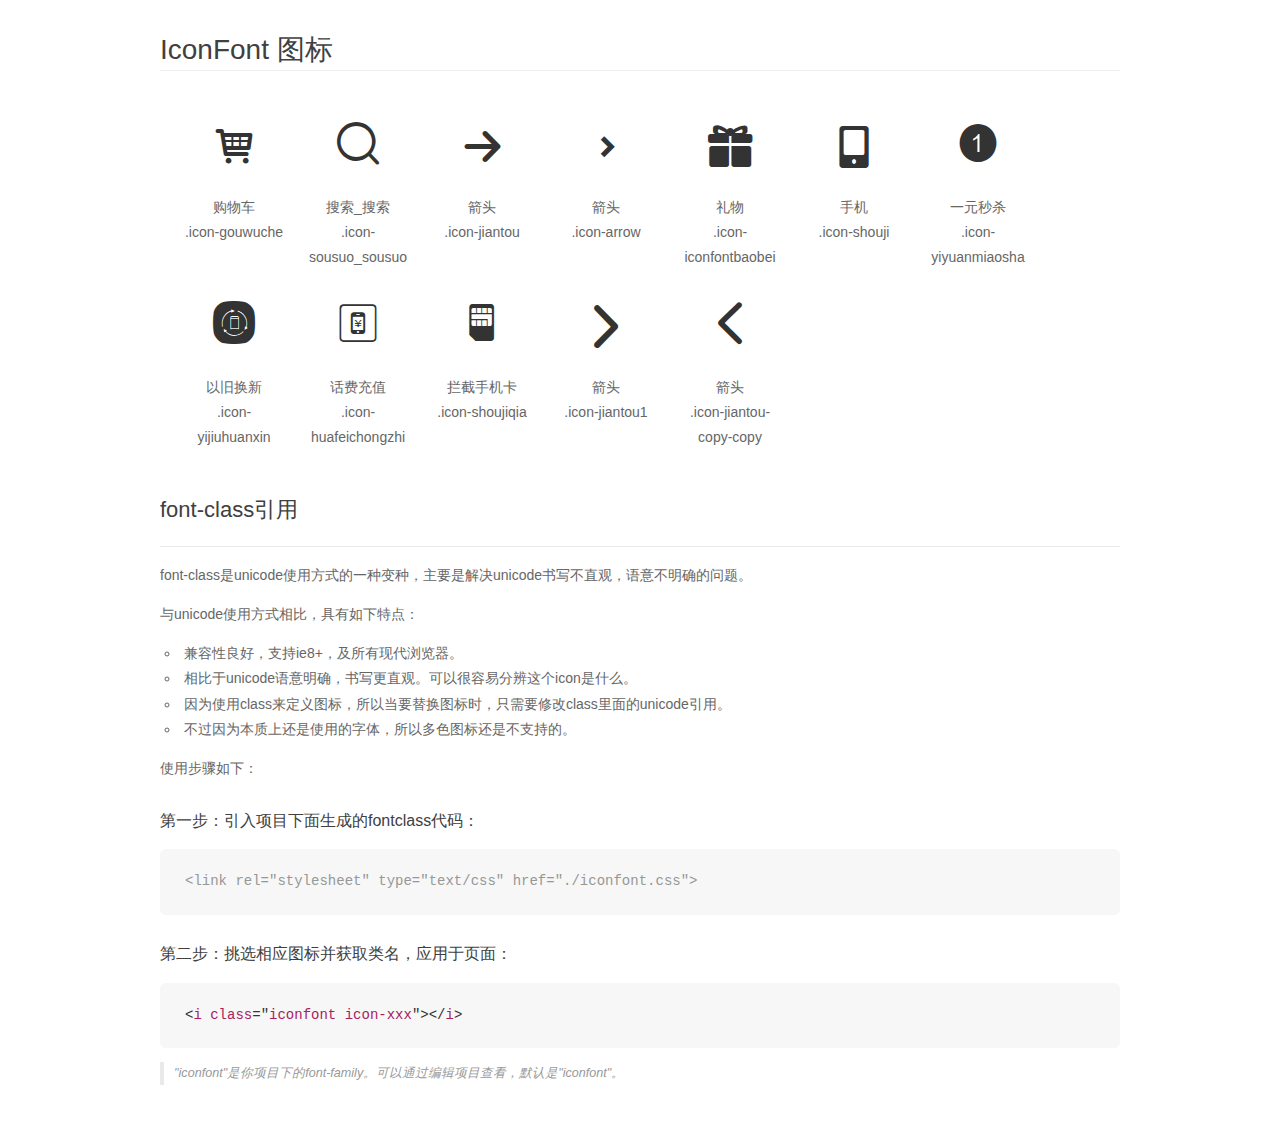
<file: font_9oei6t75m3rf6r/demo_fontclass.html>
<!DOCTYPE html>
<html>
<head>
    <meta charset="utf-8"/>
    <title>IconFont</title>
    <link rel="stylesheet" href="demo.css">
    <link rel="stylesheet" href="iconfont.css">
</head>
<body>
    <div class="main markdown">
        <h1>IconFont 图标</h1>
        <ul class="icon_lists clear">
            
                <li>
                <i class="icon iconfont icon-gouwuche"></i>
                    <div class="name">购物车</div>
                    <div class="fontclass">.icon-gouwuche</div>
                </li>
            
                <li>
                <i class="icon iconfont icon-sousuo_sousuo"></i>
                    <div class="name">搜索_搜索</div>
                    <div class="fontclass">.icon-sousuo_sousuo</div>
                </li>
            
                <li>
                <i class="icon iconfont icon-jiantou"></i>
                    <div class="name">箭头</div>
                    <div class="fontclass">.icon-jiantou</div>
                </li>
            
                <li>
                <i class="icon iconfont icon-arrow"></i>
                    <div class="name">箭头</div>
                    <div class="fontclass">.icon-arrow</div>
                </li>
            
                <li>
                <i class="icon iconfont icon-iconfontbaobei"></i>
                    <div class="name">礼物</div>
                    <div class="fontclass">.icon-iconfontbaobei</div>
                </li>
            
                <li>
                <i class="icon iconfont icon-shouji"></i>
                    <div class="name">手机</div>
                    <div class="fontclass">.icon-shouji</div>
                </li>
            
                <li>
                <i class="icon iconfont icon-yiyuanmiaosha"></i>
                    <div class="name">一元秒杀</div>
                    <div class="fontclass">.icon-yiyuanmiaosha</div>
                </li>
            
                <li>
                <i class="icon iconfont icon-yijiuhuanxin"></i>
                    <div class="name">以旧换新</div>
                    <div class="fontclass">.icon-yijiuhuanxin</div>
                </li>
            
                <li>
                <i class="icon iconfont icon-huafeichongzhi"></i>
                    <div class="name">话费充值</div>
                    <div class="fontclass">.icon-huafeichongzhi</div>
                </li>
            
                <li>
                <i class="icon iconfont icon-shoujiqia"></i>
                    <div class="name">拦截手机卡</div>
                    <div class="fontclass">.icon-shoujiqia</div>
                </li>
            
                <li>
                <i class="icon iconfont icon-jiantou1"></i>
                    <div class="name">箭头</div>
                    <div class="fontclass">.icon-jiantou1</div>
                </li>
            
                <li>
                <i class="icon iconfont icon-jiantou-copy-copy"></i>
                    <div class="name">箭头</div>
                    <div class="fontclass">.icon-jiantou-copy-copy</div>
                </li>
            
        </ul>

        <h2 id="font-class-">font-class引用</h2>
        <hr>

        <p>font-class是unicode使用方式的一种变种，主要是解决unicode书写不直观，语意不明确的问题。</p>
        <p>与unicode使用方式相比，具有如下特点：</p>
        <ul>
        <li>兼容性良好，支持ie8+，及所有现代浏览器。</li>
        <li>相比于unicode语意明确，书写更直观。可以很容易分辨这个icon是什么。</li>
        <li>因为使用class来定义图标，所以当要替换图标时，只需要修改class里面的unicode引用。</li>
        <li>不过因为本质上还是使用的字体，所以多色图标还是不支持的。</li>
        </ul>
        <p>使用步骤如下：</p>
        <h3 id="-fontclass-">第一步：引入项目下面生成的fontclass代码：</h3>


        <pre><code class="lang-js hljs javascript"><span class="hljs-comment">&lt;link rel="stylesheet" type="text/css" href="./iconfont.css"&gt;</span></code></pre>
        <h3 id="-">第二步：挑选相应图标并获取类名，应用于页面：</h3>
        <pre><code class="lang-css hljs">&lt;<span class="hljs-selector-tag">i</span> <span class="hljs-selector-tag">class</span>="<span class="hljs-selector-tag">iconfont</span> <span class="hljs-selector-tag">icon-xxx</span>"&gt;&lt;/<span class="hljs-selector-tag">i</span>&gt;</code></pre>
        <blockquote>
        <p>"iconfont"是你项目下的font-family。可以通过编辑项目查看，默认是"iconfont"。</p>
        </blockquote>
    </div>
</body>
</html>
</file>
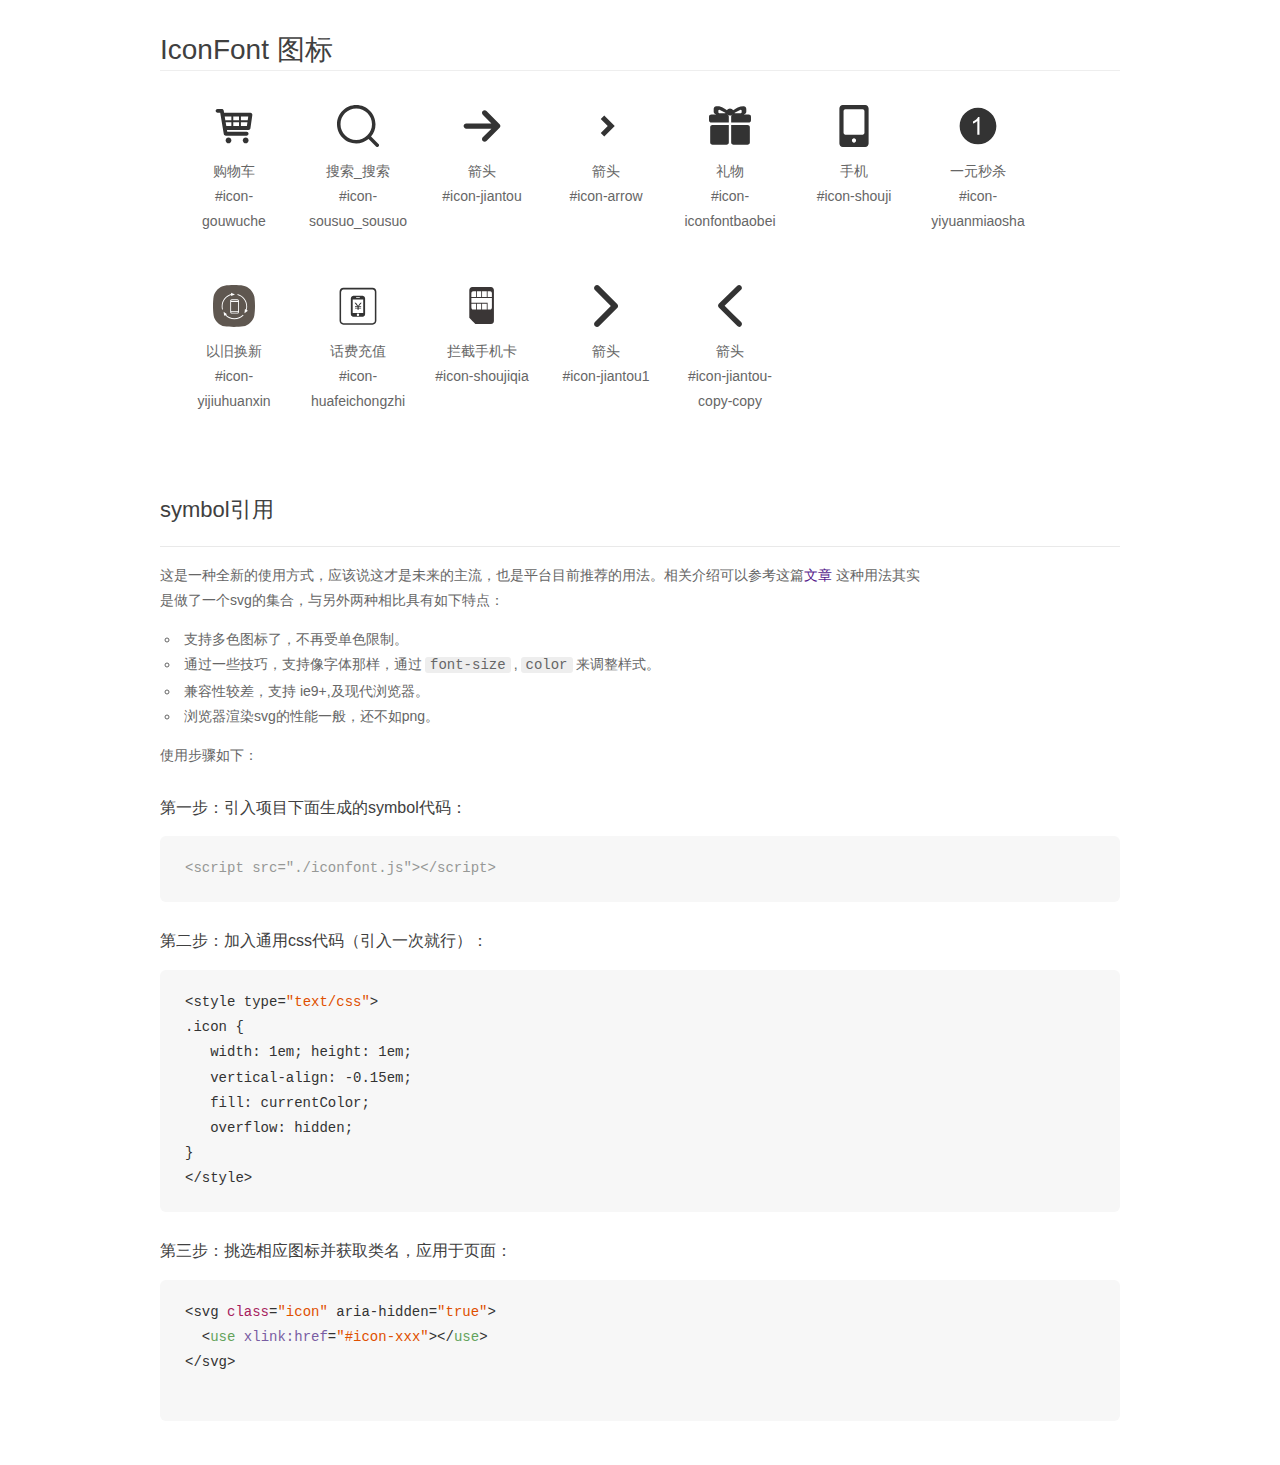
<file: font_9oei6t75m3rf6r/demo_symbol.html>
<!DOCTYPE html>
<html>
<head>
    <meta charset="utf-8"/>
    <title>IconFont</title>
    <link rel="stylesheet" href="demo.css">
    <script src="iconfont.js"></script>

    <style type="text/css">
        .icon {
          /* 通过设置 font-size 来改变图标大小 */
          width: 1em; height: 1em;
          /* 图标和文字相邻时，垂直对齐 */
          vertical-align: -0.15em;
          /* 通过设置 color 来改变 SVG 的颜色/fill */
          fill: currentColor;
          /* path 和 stroke 溢出 viewBox 部分在 IE 下会显示
             normalize.css 中也包含这行 */
          overflow: hidden;
        }

    </style>
</head>
<body>
    <div class="main markdown">
        <h1>IconFont 图标</h1>
        <ul class="icon_lists clear">
            
                <li>
                    <svg class="icon" aria-hidden="true">
                        <use xlink:href="#icon-gouwuche"></use>
                    </svg>
                    <div class="name">购物车</div>
                    <div class="fontclass">#icon-gouwuche</div>
                </li>
            
                <li>
                    <svg class="icon" aria-hidden="true">
                        <use xlink:href="#icon-sousuo_sousuo"></use>
                    </svg>
                    <div class="name">搜索_搜索</div>
                    <div class="fontclass">#icon-sousuo_sousuo</div>
                </li>
            
                <li>
                    <svg class="icon" aria-hidden="true">
                        <use xlink:href="#icon-jiantou"></use>
                    </svg>
                    <div class="name">箭头</div>
                    <div class="fontclass">#icon-jiantou</div>
                </li>
            
                <li>
                    <svg class="icon" aria-hidden="true">
                        <use xlink:href="#icon-arrow"></use>
                    </svg>
                    <div class="name">箭头</div>
                    <div class="fontclass">#icon-arrow</div>
                </li>
            
                <li>
                    <svg class="icon" aria-hidden="true">
                        <use xlink:href="#icon-iconfontbaobei"></use>
                    </svg>
                    <div class="name">礼物</div>
                    <div class="fontclass">#icon-iconfontbaobei</div>
                </li>
            
                <li>
                    <svg class="icon" aria-hidden="true">
                        <use xlink:href="#icon-shouji"></use>
                    </svg>
                    <div class="name">手机</div>
                    <div class="fontclass">#icon-shouji</div>
                </li>
            
                <li>
                    <svg class="icon" aria-hidden="true">
                        <use xlink:href="#icon-yiyuanmiaosha"></use>
                    </svg>
                    <div class="name">一元秒杀</div>
                    <div class="fontclass">#icon-yiyuanmiaosha</div>
                </li>
            
                <li>
                    <svg class="icon" aria-hidden="true">
                        <use xlink:href="#icon-yijiuhuanxin"></use>
                    </svg>
                    <div class="name">以旧换新</div>
                    <div class="fontclass">#icon-yijiuhuanxin</div>
                </li>
            
                <li>
                    <svg class="icon" aria-hidden="true">
                        <use xlink:href="#icon-huafeichongzhi"></use>
                    </svg>
                    <div class="name">话费充值</div>
                    <div class="fontclass">#icon-huafeichongzhi</div>
                </li>
            
                <li>
                    <svg class="icon" aria-hidden="true">
                        <use xlink:href="#icon-shoujiqia"></use>
                    </svg>
                    <div class="name">拦截手机卡</div>
                    <div class="fontclass">#icon-shoujiqia</div>
                </li>
            
                <li>
                    <svg class="icon" aria-hidden="true">
                        <use xlink:href="#icon-jiantou1"></use>
                    </svg>
                    <div class="name">箭头</div>
                    <div class="fontclass">#icon-jiantou1</div>
                </li>
            
                <li>
                    <svg class="icon" aria-hidden="true">
                        <use xlink:href="#icon-jiantou-copy-copy"></use>
                    </svg>
                    <div class="name">箭头</div>
                    <div class="fontclass">#icon-jiantou-copy-copy</div>
                </li>
            
        </ul>


        <h2 id="symbol-">symbol引用</h2>
        <hr>

        <p>这是一种全新的使用方式，应该说这才是未来的主流，也是平台目前推荐的用法。相关介绍可以参考这篇<a href="">文章</a>
        这种用法其实是做了一个svg的集合，与另外两种相比具有如下特点：</p>
        <ul>
          <li>支持多色图标了，不再受单色限制。</li>
          <li>通过一些技巧，支持像字体那样，通过<code>font-size</code>,<code>color</code>来调整样式。</li>
          <li>兼容性较差，支持 ie9+,及现代浏览器。</li>
          <li>浏览器渲染svg的性能一般，还不如png。</li>
        </ul>
        <p>使用步骤如下：</p>
        <h3 id="-symbol-">第一步：引入项目下面生成的symbol代码：</h3>
        <pre><code class="lang-js hljs javascript"><span class="hljs-comment">&lt;script src="./iconfont.js"&gt;&lt;/script&gt;</span></code></pre>
        <h3 id="-css-">第二步：加入通用css代码（引入一次就行）：</h3>
        <pre><code class="lang-js hljs javascript">&lt;style type=<span class="hljs-string">"text/css"</span>&gt;
.icon {
   width: <span class="hljs-number">1</span>em; height: <span class="hljs-number">1</span>em;
   vertical-align: <span class="hljs-number">-0.15</span>em;
   fill: currentColor;
   overflow: hidden;
}
&lt;<span class="hljs-regexp">/style&gt;</span></code></pre>
        <h3 id="-">第三步：挑选相应图标并获取类名，应用于页面：</h3>
        <pre><code class="lang-js hljs javascript">&lt;svg <span class="hljs-class"><span class="hljs-keyword">class</span></span>=<span class="hljs-string">"icon"</span> aria-hidden=<span class="hljs-string">"true"</span>&gt;<span class="xml"><span class="hljs-tag">
  &lt;<span class="hljs-name">use</span> <span class="hljs-attr">xlink:href</span>=<span class="hljs-string">"#icon-xxx"</span>&gt;</span><span class="hljs-tag">&lt;/<span class="hljs-name">use</span>&gt;</span>
</span>&lt;<span class="hljs-regexp">/svg&gt;
        </span></code></pre>
    </div>
</body>
</html>
</file>
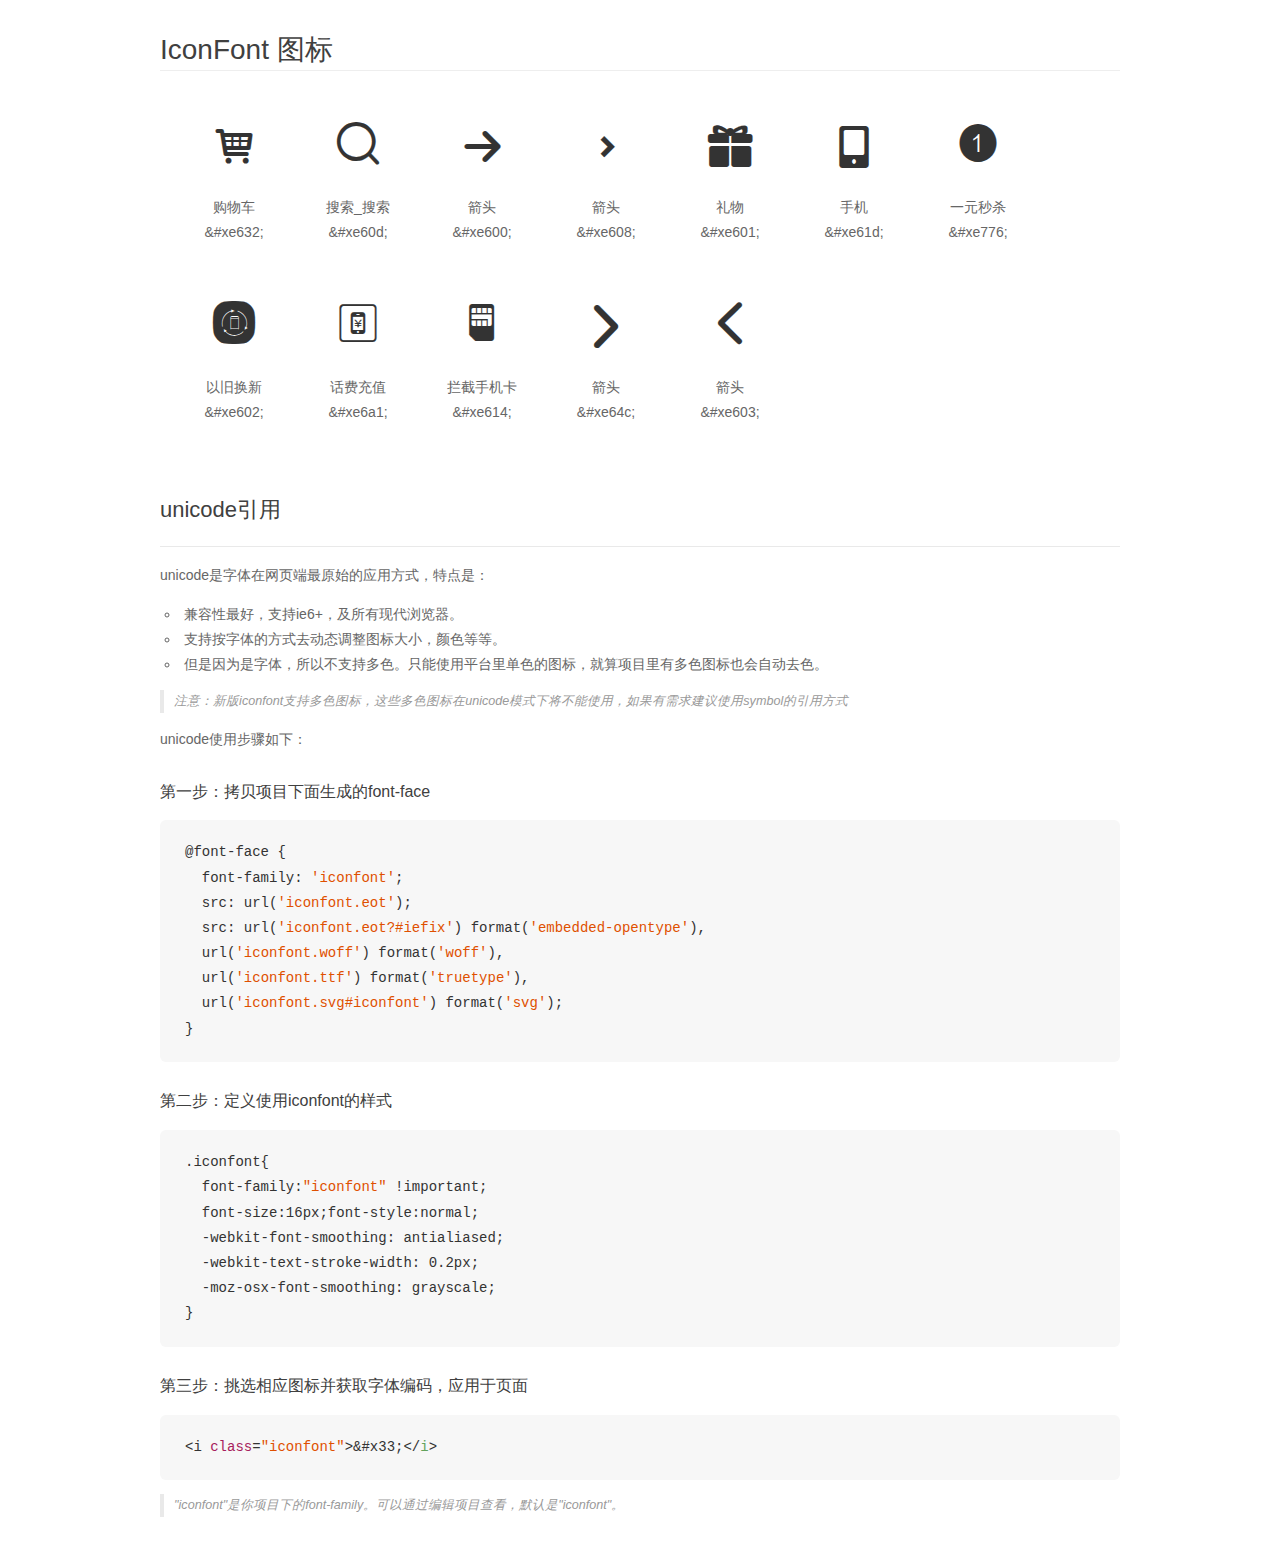
<file: font_9oei6t75m3rf6r/demo_unicode.html>
<!DOCTYPE html>
<html>
<head>
    <meta charset="utf-8"/>
    <title>IconFont</title>
    <link rel="stylesheet" href="demo.css">

    <style type="text/css">

        @font-face {font-family: "iconfont";
          src: url('iconfont.eot'); /* IE9*/
          src: url('iconfont.eot#iefix') format('embedded-opentype'), /* IE6-IE8 */
          url('iconfont.woff') format('woff'), /* chrome, firefox */
          url('iconfont.ttf') format('truetype'), /* chrome, firefox, opera, Safari, Android, iOS 4.2+*/
          url('iconfont.svg#iconfont') format('svg'); /* iOS 4.1- */
        }

        .iconfont {
          font-family:"iconfont" !important;
          font-size:16px;
          font-style:normal;
          -webkit-font-smoothing: antialiased;
          -webkit-text-stroke-width: 0.2px;
          -moz-osx-font-smoothing: grayscale;
        }

    </style>
</head>
<body>
    <div class="main markdown">
        <h1>IconFont 图标</h1>
        <ul class="icon_lists clear">
            
                <li>
                <i class="icon iconfont">&#xe632;</i>
                    <div class="name">购物车</div>
                    <div class="code">&amp;#xe632;</div>
                </li>
            
                <li>
                <i class="icon iconfont">&#xe60d;</i>
                    <div class="name">搜索_搜索</div>
                    <div class="code">&amp;#xe60d;</div>
                </li>
            
                <li>
                <i class="icon iconfont">&#xe600;</i>
                    <div class="name">箭头</div>
                    <div class="code">&amp;#xe600;</div>
                </li>
            
                <li>
                <i class="icon iconfont">&#xe608;</i>
                    <div class="name">箭头</div>
                    <div class="code">&amp;#xe608;</div>
                </li>
            
                <li>
                <i class="icon iconfont">&#xe601;</i>
                    <div class="name">礼物</div>
                    <div class="code">&amp;#xe601;</div>
                </li>
            
                <li>
                <i class="icon iconfont">&#xe61d;</i>
                    <div class="name">手机</div>
                    <div class="code">&amp;#xe61d;</div>
                </li>
            
                <li>
                <i class="icon iconfont">&#xe776;</i>
                    <div class="name">一元秒杀</div>
                    <div class="code">&amp;#xe776;</div>
                </li>
            
                <li>
                <i class="icon iconfont">&#xe602;</i>
                    <div class="name">以旧换新</div>
                    <div class="code">&amp;#xe602;</div>
                </li>
            
                <li>
                <i class="icon iconfont">&#xe6a1;</i>
                    <div class="name">话费充值</div>
                    <div class="code">&amp;#xe6a1;</div>
                </li>
            
                <li>
                <i class="icon iconfont">&#xe614;</i>
                    <div class="name">拦截手机卡</div>
                    <div class="code">&amp;#xe614;</div>
                </li>
            
                <li>
                <i class="icon iconfont">&#xe64c;</i>
                    <div class="name">箭头</div>
                    <div class="code">&amp;#xe64c;</div>
                </li>
            
                <li>
                <i class="icon iconfont">&#xe603;</i>
                    <div class="name">箭头</div>
                    <div class="code">&amp;#xe603;</div>
                </li>
            
        </ul>
        <h2 id="unicode-">unicode引用</h2>
        <hr>

        <p>unicode是字体在网页端最原始的应用方式，特点是：</p>
        <ul>
        <li>兼容性最好，支持ie6+，及所有现代浏览器。</li>
        <li>支持按字体的方式去动态调整图标大小，颜色等等。</li>
        <li>但是因为是字体，所以不支持多色。只能使用平台里单色的图标，就算项目里有多色图标也会自动去色。</li>
        </ul>
        <blockquote>
        <p>注意：新版iconfont支持多色图标，这些多色图标在unicode模式下将不能使用，如果有需求建议使用symbol的引用方式</p>
        </blockquote>
        <p>unicode使用步骤如下：</p>
        <h3 id="-font-face">第一步：拷贝项目下面生成的font-face</h3>
        <pre><code class="lang-js hljs javascript">@font-face {
  font-family: <span class="hljs-string">'iconfont'</span>;
  src: url(<span class="hljs-string">'iconfont.eot'</span>);
  src: url(<span class="hljs-string">'iconfont.eot?#iefix'</span>) format(<span class="hljs-string">'embedded-opentype'</span>),
  url(<span class="hljs-string">'iconfont.woff'</span>) format(<span class="hljs-string">'woff'</span>),
  url(<span class="hljs-string">'iconfont.ttf'</span>) format(<span class="hljs-string">'truetype'</span>),
  url(<span class="hljs-string">'iconfont.svg#iconfont'</span>) format(<span class="hljs-string">'svg'</span>);
}
</code></pre>
        <h3 id="-iconfont-">第二步：定义使用iconfont的样式</h3>
        <pre><code class="lang-js hljs javascript">.iconfont{
  font-family:<span class="hljs-string">"iconfont"</span> !important;
  font-size:<span class="hljs-number">16</span>px;font-style:normal;
  -webkit-font-smoothing: antialiased;
  -webkit-text-stroke-width: <span class="hljs-number">0.2</span>px;
  -moz-osx-font-smoothing: grayscale;
}
</code></pre>
        <h3 id="-">第三步：挑选相应图标并获取字体编码，应用于页面</h3>
        <pre><code class="lang-js hljs javascript">&lt;i <span class="hljs-class"><span class="hljs-keyword">class</span></span>=<span class="hljs-string">"iconfont"</span>&gt;&amp;#x33;<span class="xml"><span class="hljs-tag">&lt;/<span class="hljs-name">i</span>&gt;</span></span></code></pre>

        <blockquote>
        <p>"iconfont"是你项目下的font-family。可以通过编辑项目查看，默认是"iconfont"。</p>
        </blockquote>
    </div>


</body>
</html>
</file>
<file: css/new_file.css>
.clear {
  clear: both;
  width: 0;
}
html,
body {
  height: 100%;
  width: 1520px;
  text-align: center;
  padding: 0;
  margin: 0;
}
.site-top-bar {
  width: 100%;
  height: 120px;
  background: url(../img/cms_14958826125999_FSLbo.jpg) 50% no-repeat;
}
.site-top-bar a {
  display: block;
  width: 100%;
  height: 100%;
}
.top-container {
  width: 100%;
  height: 40px;
  background: #333;
  position: relative;
}
.top-container .top-left {
  width: 1000px;
  height: 100%;
  position: absolute;
  left: 10%;
  white-space: none;
}
.top-container .top-left .top-left-item {
  font-size: 12px;
  text-align: center;
  line-height: 40px;
  height: 100%;
  width: auto;
  float: left;
  margin-left: 3px;
}
.top-container .top-left .top-left-item:hover a {
  color: #FFf;
}
.top-container .top-left .top-left-item a {
  color: rgba(256, 256, 256, 0.6);
}
.top-container .top-left .top-left-item:after {
  content: "|";
  font-size: 10px;
  margin-left: 4px;
  color: rgba(256, 256, 256, 0.1);
  clear: right;
}
.top-container .top-right {
  width: 250px;
  height: 100%;
  margin-right: 20px;
  position: absolute;
  right: 5%;
}
.top-container .top-right .top-right-item {
  font-size: 12px;
  height: 100%;
  width: auto;
  float: left;
  margin-left: 10px;
  text-align: center;
  line-height: 40px;
}
.top-container .top-right .top-right-item:hover a {
  color: #FFFFFF;
}
.top-container .top-right .top-right-item a {
  color: rgba(256, 256, 256, 0.6);
}
.top-container .top-right .top-right-item:last-child {
  width: 100px;
  height: 100%;
  background: #424242;
  text-align: center;
  position: relative;
}
.top-container .top-right .top-right-item:last-child .img {
  position: absolute;
  display: inline-block;
  width: 24px;
  height: 100%;
  top: 0px;
  left: 10px;
  background: url(../img/购物车.png) no-repeat;
  background-size: 100%;
  background-position: center;
}
.top-container .top-right .top-right-item:last-child a {
  position: absolute;
  right: 10px;
  width: 50px;
  height: 100%;
  margin: 0 auto;
}
.top-container .top-right .top-right-item:last-child .content {
  height: 0px;
  width: 300px;
  position: absolute;
  top: 100%;
  right: 0;
  background: #FFFFFF;
  box-shadow: 3px 3px 3px 1px #C0C0C0;
  transition: all 0.2s ease-in-out;
}
.top-container .top-right .top-right-item:last-child:hover {
  background: #FFFFFF;
}
.top-container .top-right .top-right-item:last-child:hover .img {
  background: url(../img/购物车1.png) no-repeat;
  background-size: 100%;
  background-position: center;
}
.top-container .top-right .top-right-item:last-child:hover a {
  color: #ff6700;
}
.top-container .top-right .top-right-item:last-child:hover .content {
  height: 100px;
  background: red;
  z-index: 10;
}
.site-head {
  position: relative;
  width: 100%;
  height: 100px;
  left: 150px;
  white-space: nowrap;
}
.site-head .logo-img {
  position: absolute;
  width: 55px;
  height: 55px;
  left: 0;
  top: 0px;
  background: url(../img/logo-footer.png) no-repeat;
  background-size: 100%;
  margin: 25px 10px 25px 10px;
}
.site-head .head_nav {
  position: absolute;
  width: 850px;
  height: 100%;
  left: 80px;
  margin-top: 0px;
}
.site-head .head_nav .head_nav_list {
  width: 100%;
  height: 100%;
}
.site-head .head_nav .head_nav_list #item0 {
  float: left;
  width: auto;
  height: 100%;
}
.site-head .head_nav .head_nav_list #item0 > a {
  width: 165px;
  height: 100%;
  display: block;
  background: url(../img/yyymix.gif) no-repeat;
  background-size: 100%;
  background-position: 0px 25px;
  line-height: 100%;
}
.site-head .head_nav .head_nav_list .head_nav_item {
  float: left;
  height: 100px;
  transition: all 0.3s ease;
}
.site-head .head_nav .head_nav_list .head_nav_item:hover > a {
  color: #ff6700;
}
.site-head .head_nav .head_nav_list .head_nav_item:hover .item_list {
  border-top: 1px solid;
  height: 230px;
  z-index: 20;
  background: #FFFDEF;
}
.site-head .head_nav .head_nav_list .head_nav_item > a {
  height: 100px;
  display: block;
  margin: 0 auto;
  text-align: center;
  line-height: 80px;
  padding: 10px 20px 0 0;
  font-size: 16px;
  font-family: "微软雅黑";
}
.site-head .head_nav .head_nav_list .head_nav_item .item_list {
  position: absolute;
  width: 1380px;
  height: 0px;
  top: 95%;
  left: -150px;
  overflow: hidden;
  transition: height 0.3s ease-in-out;
}
.site-head .head_nav .head_nav_list .head_nav_item .item_list ul {
  margin-left: 150px;
  width: 100%;
  height: 100%;
}
.site-head .head_nav .head_nav_list .head_nav_item .item_list ul .item1 {
  padding: 0;
  width: 204px;
  height: 230px;
  float: left;
  margin-left: 20px;
}
.site-head .head_nav .head_nav_list .head_nav_item .item_list ul .item1 .flag {
  width: 66px;
  height: 22px;
  background: #FF6700;
  color: #fff;
  margin: 0 auto;
}
.site-head .head_nav .head_nav_list .head_nav_item .item_list ul .item1 .item_img {
  display: block;
  width: 100%;
  height: 50%;
  border-right: 1px solid rgba(0, 0, 0, 0.3);
}
.site-head .head_nav .head_nav_list .head_nav_item .item_list ul .item1 .item_img img {
  margin-top: 10px;
  display: block;
  width: 130px;
  margin: 10px 0 0 50px;
}
.site-head .head_nav .head_nav_list .head_nav_item .item_list ul .item1 .item_name {
  margin-top: 10px;
  display: block;
  font-size: 12px;
  width: 100%;
  height: 20px;
}
.site-head .head_nav .head_nav_list .head_nav_item .item_list ul .item1 .item_price {
  display: block;
  margin-top: 5px;
  width: 100%;
  height: 10px;
  color: #FF6700;
}
.site-head .head_search {
  width: 277px;
  height: 100px;
  position: relative;
  float: right;
  right: 295px;
}
.site-head .head_search:hover .input_box {
  border: 1px solid rgba(0, 0, 0, 0.5);
}
.site-head .head_search:hover .box {
  border: 1px solid rgba(0, 0, 0, 0.5);
}
.site-head .head_search .input_box {
  margin-top: 30px;
  width: 225px;
  height: 48px;
  outline: none;
  font-size: 14px;
  margin-right: 0;
  border: 1px solid rgba(0, 0, 0, 0.2);
}
.site-head .head_search .input_box:focus {
  border: 1px solid #FF6700;
}
.site-head .head_search .search_hot_box {
  width: auto;
  height: 17px;
  position: absolute;
  background: rgba(0, 0, 0, 0.1);
  transition: all 0.3s ease-in-out;
}
.site-head .head_search .search_hot_box a {
  font-size: 12px;
}
.site-head .head_search .search_hot_box:hover {
  background: #FF6700;
}
.site-head .head_search .search_hot_box:hover a {
  color: #FFFDEF;
}
.site-head .head_search .search_hot_box_1 {
  top: 45px;
  right: 60px;
}
.site-head .head_search .search_hot_box_2 {
  top: 45px;
  right: 120px;
}
.site-head .head_search .box {
  float: right;
  border: 1px solid rgba(0, 0, 0, 0.2);
  width: 48px;
  height: 50px;
  margin-top: 30px;
  margin-left: 0px;
  cursor: pointer;
  transition: color, background 0.3s ease-in-out;
}
.site-head .head_search .box:hover {
  background: #ff6700;
}
.site-head .head_search .box:hover .box_i {
  color: #FFFDEF;
}
.site-head .head_search .box .box_i {
  font-size: 20px;
  width: 25px;
  height: 25px;
  margin: 10px 0 0 10px;
}
#contianer {
  display: block;
  left: 150px;
  top: -4px;
  width: 1226px;
  height: 460px;
  position: relative;
  user-select: none;
}
#contianer:hover .btn {
  opacity: 0.8;
}
#contianer .item_container {
  width: 100%;
  height: 100%;
  list-style: none;
}
#contianer .item_container .item {
  width: 100%;
  height: 100%;
  position: absolute;
}
#contianer .item_container .item img {
  width: 100%;
  height: 100%;
}
#contianer .point_container {
  list-style: none;
  width: auto;
  height: 20px;
  position: absolute;
  bottom: 10px;
  right: 0;
  white-space: nowrap;
}
#contianer .point_container .point {
  display: inline-block;
  margin-left: 10px;
  width: 20px;
  height: 20px;
  border-radius: 100%;
  background: #000;
  cursor: pointer;
  border: 2.5px solid #898989;
}
#contianer .point_container .point:hover {
  background: #999999;
  border: 2.5px solid #000;
}
#contianer .point_container .now {
  border: 2.5px solid #000 !important;
  background: #999999 !important;
}
#contianer .btn {
  width: 40px;
  height: 70px;
  text-align: center;
  line-height: 70px;
  position: absolute;
  font-family: "iconfont";
  color: #FFFFFF;
  opacity: 0;
  transition: all 0.5 ease-in-out;
  background: rgba(20, 20, 20, 0.8);
  z-index: 10;
}
#contianer .btn > i {
  font-size: 20px;
}
#contianer .btn:hover > i {
  font-size: 30px;
}
#contianer .btn:active > i {
  font-size: 25px;
}
#contianer .btn_left {
  left: 234px;
  top: 185px;
}
#contianer .btn_right {
  right: 0px;
  top: 185px;
}
#contianer .site_category {
  position: absolute;
  top: 0;
  left: 0;
  width: 234px;
  height: 460px;
  background: rgba(0, 0, 0, 0.5);
  z-index: 10;
}
#contianer .site_category .category_list {
  padding-top: 10%;
  width: 100%;
  height: 90%;
}
#contianer .site_category .category_list .category_item {
  width: 100%;
  height: 42px;
  text-align: left;
}
#contianer .site_category .category_list .category_item:hover {
  background: #FF6700;
  cursor: pointer;
}
#contianer .site_category .category_list .category_item:hover .category_item_list {
  width: 800px;
}
#contianer .site_category .category_list .category_item > a {
  width: 100%;
  height: 100%;
  font-size: 14px;
  font-family: "微软雅黑";
  padding-left: 30px;
  line-height: 42px;
  color: #FFFDEF;
}
#contianer .site_category .category_list .category_item i {
  position: absolute;
  right: 20px;
  font-size: 25px;
  color: #FFFDEF;
  line-height: 42px;
  font-family: iconfont;
}
#contianer .site_category .category_list .category_item_list {
  position: absolute;
  left: 100%;
  top: 0;
  width: 0;
  height: 460px;
  background: #FFFFFF;
  z-index: 10;
  overflow: hidden;
  transition: all 0.2s ease-in-out;
  border: 1px solid rgba(0, 0, 0, 0.3);
}
#contianer .site_category .category_list .category_item_list .category_item_list_1 {
  width: 265px;
  height: 100%;
  display: inline-block;
  margin-right: 20px;
}
#contianer .site_category .category_list .category_item_list .category_item_list_1 .category_item_item {
  position: relative;
  width: 100%;
  height: 77px;
}
#contianer .site_category .category_list .category_item_list .category_item_list_1 .category_item_item .item_img_span_box {
  display: inline-block;
  width: 170px;
  height: 100%;
}
#contianer .site_category .category_list .category_item_list .category_item_list_1 .category_item_item .item_img_span_box > img {
  position: absolute;
  top: 18px;
  width: 60px;
}
#contianer .site_category .category_list .category_item_list .category_item_list_1 .category_item_item .item_img_span_box .img_name {
  position: absolute;
  display: inline-block;
  left: 60px;
  height: 100%;
  font-size: 16px;
  color: #404040;
  text-align: center;
  line-height: 77px;
}
#contianer .site_category .category_list .category_item_list .category_item_list_1 .category_item_item .item_img_span_box:hover .img_name {
  color: #FF6700;
}
#contianer .site_category .category_list .category_item_list .category_item_list_1 .category_item_item .btn_buy {
  position: absolute;
  top: 28px;
  margin-right: 10px;
  display: inline-block;
  width: 60px;
  height: 22px;
  border: 1px solid #ff6700;
  border-radius: 2px;
  color: #FF6700;
  text-align: center;
  transition: all 0.1s ease-in-out;
}
#contianer .site_category .category_list .category_item_list .category_item_list_1 .category_item_item .btn_buy:hover {
  background-color: #FF6700;
  color: #FFFDEF;
}
#contianer .site_category .category_list:after {
  content: "";
  clear: both;
}
.photo_bottom {
  position: relative;
  width: 1240px;
  height: 170px;
  margin-left: 150px;
  margin-top: 8px;
}
.photo_bottom .bottom_list {
  width: 1240px;
  height: 100%;
}
.photo_bottom .bottom_list .bottom_list_item {
  float: left;
  width: 316px;
  height: 170px;
  display: inline-block;
  margin-left: 15px;
  transition: all 0.2s ease-in-out;
}
.photo_bottom .bottom_list .bottom_list_item:hover {
  box-shadow: 5px 10px 8px #C0C0C0;
}
.photo_bottom .bottom_list .bottom_list_item > a {
  display: block;
  width: 316px;
  height: 170px;
  background: url(../img/xmad_14944176653918_dXbtB.jpg) no-repeat;
  background-size: 100%;
}
.photo_bottom .bottom_list .bottom_list_item:nth-child(1) {
  width: 234px;
  height: 170px;
  display: inline-block;
  float: left;
  margin: 0;
}
.photo_bottom .bottom_list .bottom_list_item:nth-child(1) .span_box {
  width: 234px;
  height: 170px;
  background: #5f5750;
}
.photo_bottom .bottom_list .bottom_list_item:nth-child(1) .span_box .span_item_i {
  display: inline-block;
  width: 70px;
  height: 45px;
  margin-top: 6px;
  padding: 15px 0;
}
.photo_bottom .bottom_list .bottom_list_item:nth-child(1) .span_box .span_item_i:hover > a > i {
  color: #ffffff;
}
.photo_bottom .bottom_list .bottom_list_item:nth-child(1) .span_box .span_item_i:hover > a > span {
  color: #ffffff;
}
.photo_bottom .bottom_list .bottom_list_item:nth-child(1) .span_box .span_item_i > a {
  display: block;
  width: 70px;
  height: 45px;
}
.photo_bottom .bottom_list .bottom_list_item:nth-child(1) .span_box .span_item_i > a > i {
  font-size: 25px;
  color: rgba(255, 255, 255, 0.7);
}
.photo_bottom .bottom_list .bottom_list_item:nth-child(1) .span_box .span_item_i > a > .icon_name {
  margin-top: 4px;
  display: block;
  font-size: 13px;
  color: rgba(255, 255, 255, 0.7);
  white-space: nowrap;
}
.plain_box {
  width: 1226px;
  height: 438px;
  margin-left: 150px;
  margin-top: 10px;
}
.plain_box .plain_box_title h2 {
  font-weight: 300;
  text-align: left;
}
.plain_box .plain_box_title h2 .more {
  width: 80px;
  height: 24px;
  float: right;
  margin-right: -5px;
}
.plain_box .plain_box_title h2 .more a {
  float: left;
  display: inline-block;
  width: 36px;
  height: 24px;
  border: 1px solid #424242;
  text-align: center;
  line-height: 24px;
  font-size: 12px;
  transition: all 0.3s ease-in-out;
  opacity: 0.5;
}
.plain_box .plain_box_title h2 .more a:hover {
  color: red;
}
.plain_box .plain_box_content {
  width: 1226px;
  height: 380px;
  margin-top: 10px;
  overflow: hidden;
}
.plain_box .plain_box_content .plain_photo_list {
  width: 200%;
  height: 340px;
  transition: all 1s ease;
  overflow: hidden;
}
.plain_box .plain_box_content .plain_photo_list .plain_item {
  border-top: 1px solid #FF6700;
  display: inline-block;
  width: 240px;
  height: 300px;
  padding-top: 40px;
  margin-right: 0px;
  background: #F7F7F7;
}
.plain_box .plain_box_content .plain_photo_list .plain_item .item_photo {
  display: block;
  width: 180px;
  box-sizing: border-box;
  margin: 0 auto;
  background: #F7F7F7;
}
.plain_box .plain_box_content .plain_photo_list .plain_item .item_names {
  display: block;
  margin-top: 20px;
}
.plain_box .plain_box_content .plain_photo_list .plain_item .item_des {
  display: block;
  margin-top: 10px;
  font-size: 13px;
  color: #C0C0C0;
}
.plain_box .plain_box_content .plain_photo_list .plain_item .item_prices {
  display: block;
  color: #FF6700;
  margin-top: 20px;
}
.page_main {
  width: 100%;
  height: 4000px;
  background: #F5F5F5;
  overflow: hidden;
}
.page_main .appliances {
  width: 100%;
  height: auto;
  background: #f5f5f5;
  margin: 60px auto;
}
.page_main .appliances .app_title {
  width: 1226px;
  height: 40px;
  margin: 0 auto;
}
.page_main .appliances .app_title h2 {
  float: left;
  margin: 0;
  font-weight: 300;
  text-align: left;
}
.page_main .appliances .app_title .app_list {
  width: 340px;
  height: 40px;
  float: right;
  white-space: nowrap;
  margin-right: 0;
}
.page_main .appliances .app_title .app_list li {
  display: inline-block;
  font-size: 16px;
  margin-left: 26px;
  text-align: center;
  transition: color 0.3s ease;
}
.page_main .appliances .app_title .app_list li:hover {
  color: #FF6700;
  cursor: pointer;
  border-bottom: 2px solid #FF6700;
}
.page_main .appliances .app_content {
  width: 1226px;
  height: 686px;
  margin: 0 auto;
  position: relative;
}
.page_main .appliances .app_content #left_img_zhoubian img {
  width: 234px;
  height: 305px;
  transition: all 0.3s ease-in;
}
.page_main .appliances .app_content #left_img_zhoubian img:hover {
  box-shadow: 5px 6px 3px #C0C0C0;
}
.page_main .appliances .app_content #left_img_peijian img {
  width: 234px;
  height: 305px;
  transition: all 0.3s ease-in;
}
.page_main .appliances .app_content #left_img_peijian img:hover {
  box-shadow: 5px 6px 3px #C0C0C0;
}
.page_main .appliances .app_content .left_img {
  box-sizing: border-box;
  width: 234px;
  height: 614px;
  transition: all 0.3s ease-in;
}
.page_main .appliances .app_content .left_img:hover {
  box-shadow: 5px 6px 3px #C0C0C0;
}
.page_main .appliances .app_content .app_right {
  position: absolute;
  top: 0;
  right: 0;
  display: inline-block;
  width: 978px;
  height: 614px;
  overflow: hidden;
  transition: all 0.3s ease-in-out;
}
.page_main .appliances .app_content .app_right .app_right_list {
  width: 978px;
  height: 628px;
  overflow: hidden;
}
.page_main .appliances .app_content .app_right .app_right_list .app_item {
  display: inline-block;
  width: 240px;
  height: 300px;
  padding-top: 5px;
  margin-bottom: 10px;
  background: #FFFDEF;
  position: relative;
  transition: all 0.3s ease-in;
}
.page_main .appliances .app_content .app_right .app_right_list .app_item .app_photo {
  display: block;
  width: 180px;
  box-sizing: border-box;
  margin: 0 auto;
  background: #FFFDEF;
}
.page_main .appliances .app_content .app_right .app_right_list .app_item .app_names {
  display: block;
  margin-top: 20px;
}
.page_main .appliances .app_content .app_right .app_right_list .app_item .app_des {
  display: block;
  margin-top: 10px;
  font-size: 13px;
  color: #C0C0C0;
}
.page_main .appliances .app_content .app_right .app_right_list .app_item .app_prices {
  display: block;
  color: #FF6700;
  margin-top: 20px;
}
.page_main .appliances .app_content .app_right .app_right_list .app_item .hidden_content {
  position: absolute;
  height: 0px;
  width: 100%;
  bottom: 0;
  left: 0;
  background: #FF6700;
  text-align: center;
  line-height: 74px;
  transition: height 0.3s ease-out;
}
.page_main .appliances .app_content .app_right .app_right_list .app_item:not(:last-child):hover {
  box-shadow: 5px 5px 5px #C0C0C0;
}
.page_main .appliances .app_content .app_right .app_right_list .app_item:not(:last-child):hover .hidden_content {
  height: 74px;
}
.page_main .appliances .app_content .app_right .app_right_list .app_item:nth-child(8) {
  display: inline-block;
  width: 240px;
  height: 280px;
  padding-bottom: 5px;
  margin: 0px 0;
  background: #F5F5F5;
  position: relative;
  transition: all 0.3s ease-in;
}
.page_main .appliances .app_content .app_right .app_right_list .app_item:nth-child(8) .app_item_1 {
  width: 240px;
  height: 130px;
  margin-bottom: 20px;
  background: #FFFDEF;
  transition: all 0.3s ease-in;
}
.page_main .appliances .app_content .app_right .app_right_list .app_item:nth-child(8) .app_item_1 div {
  display: inline-block;
  width: 120px;
  height: 130px;
  font-size: 14px;
  line-break: loose;
  float: left;
  text-align: center;
  line-height: 130px;
}
.page_main .appliances .app_content .app_right .app_right_list .app_item:nth-child(8) .app_item_1 div img {
  display: block;
  width: 100%;
  vertical-align: middle;
  margin-top: 20px;
}
.page_main .appliances .app_content .app_right .app_right_list .app_item:nth-child(8) .app_item_1:hover {
  box-shadow: 5px 5px 5px #C0C0C0;
}
.page_main .appliances .app_content .app_right .app_right_list .app_item:nth-child(8) .app_item_2 {
  width: 240px;
  height: 140px;
  background: #FFFDEF;
  transition: all 0.3s ease-in;
}
.page_main .appliances .app_content .app_right .app_right_list .app_item:nth-child(8) .app_item_2 div {
  display: inline-block;
  width: 120px;
  height: 130px;
  font-size: 14px;
  line-break: loose;
  float: left;
  text-align: center;
  line-height: 130px;
}
.page_main .appliances .app_content .app_right .app_right_list .app_item:nth-child(8) .app_item_2 .app_2_container {
  display: inline-block;
  width: 100px;
  height: 100px;
}
.page_main .appliances .app_content .app_right .app_right_list .app_item:nth-child(8) .app_item_2 .app_2_container .cicle {
  width: 40px;
  height: 40px;
  margin: 40px 30px;
  position: relative;
  border: 3px solid #ff6700;
  border-radius: 100%;
  color: #ff6700;
  line-height: 130px;
  text-align: center;
}
.page_main .appliances .app_content .app_right .app_right_list .app_item:nth-child(8) .app_item_2 .app_2_container .cicle i {
  position: absolute;
  display: block;
  widows: 20px;
  height: 20px;
  top: -43px;
  left: 6px;
  color: #ff6700;
  font-size: 26px;
}
.page_main .appliances .app_content .app_right .app_right_list .app_item:nth-child(8) .app_item_2:hover {
  box-shadow: 5px 5px 5px #C0C0C0;
}
.hot_pingjia {
  width: 1226px;
  height: 480px;
  background: #F5F5F5;
  margin: 0 auto;
  margin-top: 25px;
}
.hot_pingjia h2 {
  font-weight: 300;
  float: left;
}
.hot_pingjia .hot_pingjia_box {
  width: 100%;
  height: 450px;
  background: #F5F5F5;
  overflow: hidden;
}
.hot_pingjia .hot_pingjia_box .pingjia_list {
  width: 100%;
  height: 100%;
}
.hot_pingjia .hot_pingjia_box .pingjia_list .pingjia_item {
  background: #FFFFFF;
  width: 296px;
  height: 415px;
  display: inline-block;
  margin-right: 5px;
  transition: all 0.2s ease-out;
}
.hot_pingjia .hot_pingjia_box .pingjia_list .pingjia_item:hover {
  box-shadow: 8px 8px 8px #C0C0C0;
}
.hot_pingjia .hot_pingjia_box .pingjia_list .pingjia_item > a {
  display: block;
  width: 100%;
  height: 220px;
}
.hot_pingjia .hot_pingjia_box .pingjia_list .pingjia_item > a img {
  display: block;
  box-sizing: border-box;
  width: 100%;
  height: 100%;
}
.hot_pingjia .hot_pingjia_box .pingjia_list .pingjia_item .pingjia_des {
  display: block;
  width: 240px;
  height: 100px;
  color: #000;
  margin: 10px auto;
  text-indent: 2em;
  text-align: left;
  font-size: 14px;
}
.hot_pingjia .hot_pingjia_box .pingjia_list .pingjia_item .author {
  display: block;
  width: 100%;
  height: 5px;
  margin-left: 25px;
  text-align: left;
  font-weight: 200;
  font-size: 12px;
  color: #CCCCCC0;
}
.hot_pingjia .hot_pingjia_box .pingjia_list .pingjia_item .info {
  width: 80%;
  margin-left: -5px;
  margin-top: -10px;
}
.hot_pingjia .hot_pingjia_box .pingjia_list .pingjia_item .info h3 {
  font-weight: 100;
  display: inline-block;
  text-align: left;
}
.hot_pingjia .hot_pingjia_box .pingjia_list .pingjia_item .info .pingjia_price {
  color: #FF6700;
}
.sec_content {
  width: 1226px;
  height: 480px;
  background: #F5F5F5;
  margin: 25px auto;
  overflow: hidden;
}
.sec_content .content_title {
  font-weight: 300;
  display: block;
  width: 100%;
  text-align: left;
  height: 40px;
  font-size: 24px;
}
.sec_content .sec_content_box {
  margin-top: 10px;
  width: 100%;
  height: 450px;
  background: #F5F5F5;
}
.sec_content .sec_content_box .sec_content_list {
  width: 100%;
  height: 100%;
  margin-left: 5px;
  background: #F5F5F5;
}
.sec_content .sec_content_box .sec_content_list .sec_content_item {
  background: #FFFFFF;
  width: 296px;
  height: 415px;
  display: inline-block;
  margin-left: 0;
  position: relative;
  border-top: 2px solid greenyellow;
  overflow: hidden;
  transition: all 0.2s ease-out;
}
.sec_content .sec_content_box .sec_content_list .sec_content_item:hover {
  box-shadow: 8px 8px 8px #C0C0C0;
}
.sec_content .sec_content_box .sec_content_list .sec_content_item:hover .content_btn {
  display: block;
}
.sec_content .sec_content_box .sec_content_list .sec_content_item > h2 {
  width: 100%;
  height: 20px;
  color: #Ffac13;
  text-align: center;
  font-size: 15px;
  font-weight: 500;
  margin-top: 40px;
}
.sec_content .sec_content_box .sec_content_list .sec_content_item .content_item_photo {
  margin-top: 20px;
  width: 302%;
  height: 280px;
  margin-left: 5px;
}
.sec_content .sec_content_box .sec_content_list .sec_content_item .content_item_photo .content_photo {
  width: 290px;
  height: 280px;
  margin-top: 0px;
  display: inline-block;
  margin-left: 0;
  overflow: hidden;
}
.sec_content .sec_content_box .sec_content_list .sec_content_item .content_item_photo .content_photo .link_1 {
  display: block;
  text-align: center;
  font-size: 20px;
}
.sec_content .sec_content_box .sec_content_list .sec_content_item .content_item_photo .content_photo .link_2 {
  margin-top: 10px;
  display: block;
  text-align: center;
  font-size: 12px;
  color: #C0C0C0;
}
.sec_content .sec_content_box .sec_content_list .sec_content_item .content_item_photo .content_photo .book_price {
  font-size: 14px;
  text-align: center;
}
.sec_content .sec_content_box .sec_content_list .sec_content_item .content_item_photo .content_photo img {
  display: block;
  margin: 0 auto;
}
.sec_content .sec_content_box .sec_content_list .sec_content_item .content_point {
  width: 100%;
  height: 10px;
  margin-top: 0px;
}
.sec_content .sec_content_box .sec_content_list .sec_content_item .content_point ul {
  width: 60px;
  height: 10px;
  margin: 0 auto;
}
.sec_content .sec_content_box .sec_content_list .sec_content_item .content_point ul li {
  text-align: center;
  display: inline-block;
  border-radius: 100%;
  background: #C0C0C0;
  margin-left: 5px;
  width: 9px;
  height: 9px;
}
.sec_content .sec_content_box .sec_content_list .sec_content_item .content_point ul li:hover {
  background: #FFAC13;
  cursor: pointer;
}
.sec_content .sec_content_box .sec_content_list .sec_content_item .content_btn {
  width: 20px;
  height: 48px;
  position: absolute;
  top: 170px;
  display: none;
  background: rgba(0, 0, 0, 0.3);
  transition: all 0.2s ease-in-out;
}
.sec_content .sec_content_box .sec_content_list .sec_content_item .content_btn:hover {
  background: rgba(0, 0, 0, 0.6);
}
.sec_content .sec_content_box .sec_content_list .sec_content_item .content_btn > i {
  line-height: 48px;
  text-align: center;
  width: 20px;
  height: 48px;
  color: #FFFDEF;
  cursor: pointer;
}
.sec_content .sec_content_box .sec_content_list .sec_content_item .content_btn_left {
  left: 0;
}
.sec_content .sec_content_box .sec_content_list .sec_content_item .content_btn_right {
  right: -3px;
}
.video_box {
  width: 1226px;
  height: 343px;
  margin: 20px auto;
  background: #F5F5F5;
}
.video_box .video_top {
  width: 100%;
  height: 58px;
}
.video_box .video_top .video_title {
  width: 49%;
  display: inline-block;
  font-size: 25px;
  text-align: left;
  margin-left: 0;
  font-weight: 300;
}
.video_box .video_top .video_more {
  width: 50%;
  text-align: right;
  margin-right: 0;
  font-size: 16px;
  transition: all 0.2s ease-in-out;
  display: inline-block;
}
.video_box .video_top .video_more:hover {
  color: #FF6700;
}
.video_box .video_top .video_more span {
  transition: all 0.2s ease-in-out;
  display: inline-block;
  width: 20px;
  height: 20px;
  margin-left: 20px;
  margin-top: 2px;
  border-radius: 100%;
  background: #C0C0C0;
  font-size: 12px;
  color: #FFFDEF;
  text-align: center;
  line-height: 20px;
}
.video_box .video_top .video_more span:hover {
  background-color: #FF6700;
}
.video_box .video_content {
  width: 100%;
  height: 290px;
  overflow: hidden;
  background: #F5F5F5;
}
.video_box .video_content .video_list {
  width: 100%;
  height: 285px;
  margin-left: 4px;
  margin-bottom: 40px;
}
.video_box .video_content .video_list .video_item {
  height: 100%;
  width: 296px;
  position: relative;
  background: #FFFFFF;
  display: inline-block;
  margin-left: 0;
  transition: all 0.3s ease-in-out;
  margin-right: 6px;
}
.video_box .video_content .video_list .video_item:hover {
  box-shadow: 10px 10px 10px #C0C0C0;
}
.video_box .video_content .video_list .video_item .video_link {
  display: block;
  outline: none;
  border: none;
  width: 100%;
  height: 180px;
}
.video_box .video_content .video_list .video_item .video_link .video_play {
  position: absolute;
  left: 25px;
  bottom: 125px;
  display: block;
  width: 35px;
  height: 20px;
  border-radius: 40px;
  border: 2px solid #FFFFFF;
  transition: background-color 0.3s ease-in-out;
  background: #000;
}
.video_box .video_content .video_list .video_item .video_link > img {
  display: block;
  height: 100%;
  width: 100%;
}
.video_box .video_content .video_list .video_item .video_link:hover .video_play {
  background: #FFAC13;
  border: 2px solid #FFAC13;
}
.video_box .video_content .video_list .video_item .video_des {
  display: block;
  width: 100%;
  height: 20px;
  text-align: center;
  font-size: 16px;
  margin-top: 30px;
}
.video_box .video_content .video_list .video_item p {
  font-size: 12px;
  color: #C0C0C0;
  margin-top: 10px;
}
.site_footer {
  width: 100%;
  border-top: 1px solid #C0C0C0;
  height: 270px;
  margin: 20px auto;
}
.site_footer .footer_container {
  margin: 20px auto;
  width: 1226px;
  height: 80px;
}
.site_footer .footer_container .fix_list {
  width: 100%;
  height: 100%;
  border-bottom: 1px solid #C0C0C0;
  overflow: hidden;
}
.site_footer .footer_container .fix_list .fix_item {
  display: inline-block;
  width: 18%;
  height: 50%;
  margin-top: 20px;
}
.site_footer .footer_container .fix_list .fix_item .fix_link {
  display: block;
  width: 100%;
  height: 100%;
  font-size: 15px;
  line-height: 40px;
  color: #000;
  transition: all 0.2s ease-in-out;
  text-align: center;
}
.site_footer .footer_container .fix_list .fix_item .fix_link:hover {
  cursor: pointer;
  color: #FF6700;
}
.site_footer .footer_container .fix_list .fix_item:not(:last-child) {
  border-right: 1px solid #CCCCCC;
}
.site_footer .footer_container_1 {
  margin: 20px auto;
  width: 1226px;
  height: 160px;
}
.site_footer .footer_container_1 .col_link {
  width: 158px;
  height: 112px;
  float: left;
}
.site_footer .footer_container_1 .col_link dt {
  font-size: ;
  text-align: left;
  margin-bottom: 20px;
}
.site_footer .footer_container_1 .col_link dd {
  margin-left: 0;
  margin-top: 15px;
  font-size: 12px;
  text-align: left;
  color: rgba(0, 0, 0, 0.5);
}
.site_footer .footer_container_1 .footer_right {
  width: 250px;
  height: 140px;
  margin-top: 0px;
  margin-right: 5px;
  border-left: 1px solid #C0C0C0;
  float: left;
}
.site_footer .footer_container_1 .footer_right .phone {
  color: #FF6700;
  font-size: 23px;
  font-family: "arial narrow";
}
.site_footer .footer_container_1 .footer_right .msg_1 {
  font-size: 13px;
}
.site_footer .footer_container_1 .footer_right .msg_2 {
  display: block;
  width: 120px;
  height: 30px;
  color: #FF6700;
  transition: all 0.2s ease;
  line-height: 30px;
  margin: 0 auto;
}
.site_footer .footer_container_1 .footer_right .msg_2:hover {
  background: #FF6700;
  color: #FFFDEF;
  cursor: pointer;
}
.site_info {
  width: 100%;
  height: 100px;
}
.site_info .logo_img10 {
  margin-top: 14px;
  height: 56px;
  width: 56px;
  float: left;
}
.site_info .bottom_link {
  float: left;
  margin-left: 10px;
}
.site_info .bottom_link .p1 {
  font-size: 13px;
}
.site_info .bottom_link .p2 {
  text-align: left;
  font-size: 11px;
  color: #CCCCCC;
}
.site_info .bottom_img {
  margin-top: 40px;
  margin-left: 20px;
  width: 360px;
  height: 30px;
  float: left;
}
.site_info .bottom_img img {
  width: 83px;
  height: 28px;
}
/*# sourceMappingURL=new_file.css.map */
</file>
<file: font_9oei6t75m3rf6r/iconfont.css>
@font-face {font-family: "iconfont";
  src: url('iconfont.eot?t=1496015883008'); /* IE9*/
  src: url('iconfont.eot?t=1496015883008#iefix') format('embedded-opentype'), /* IE6-IE8 */
  url('iconfont.woff?t=1496015883008') format('woff'), /* chrome, firefox */
  url('iconfont.ttf?t=1496015883008') format('truetype'), /* chrome, firefox, opera, Safari, Android, iOS 4.2+*/
  url('iconfont.svg?t=1496015883008#iconfont') format('svg'); /* iOS 4.1- */
}

.iconfont {
  font-family:"iconfont" !important;
  font-size:16px;
  font-style:normal;
  -webkit-font-smoothing: antialiased;
  -moz-osx-font-smoothing: grayscale;
}

.icon-gouwuche:before { content: "\e632"; }

.icon-sousuo_sousuo:before { content: "\e60d"; }

.icon-jiantou:before { content: "\e600"; }

.icon-arrow:before { content: "\e608"; }

.icon-iconfontbaobei:before { content: "\e601"; }

.icon-shouji:before { content: "\e61d"; }

.icon-yiyuanmiaosha:before { content: "\e776"; }

.icon-yijiuhuanxin:before { content: "\e602"; }

.icon-huafeichongzhi:before { content: "\e6a1"; }

.icon-shoujiqia:before { content: "\e614"; }

.icon-jiantou1:before { content: "\e64c"; }

.icon-jiantou-copy-copy:before { content: "\e603"; }
</file>
<file: font_9oei6t75m3rf6r/demo.css>
*{margin: 0;padding: 0;list-style: none;}
/*
KISSY CSS Reset
理念：1. reset 的目的不是清除浏览器的默认样式，这仅是部分工作。清除和重置是紧密不可分的。
2. reset 的目的不是让默认样式在所有浏览器下一致，而是减少默认样式有可能带来的问题。
3. reset 期望提供一套普适通用的基础样式。但没有银弹，推荐根据具体需求，裁剪和修改后再使用。
特色：1. 适应中文；2. 基于最新主流浏览器。
维护：玉伯<lifesinger@gmail.com>, 正淳<ragecarrier@gmail.com>
 */

/** 清除内外边距 **/
body, h1, h2, h3, h4, h5, h6, hr, p, blockquote, /* structural elements 结构元素 */
dl, dt, dd, ul, ol, li, /* list elements 列表元素 */
pre, /* text formatting elements 文本格式元素 */
form, fieldset, legend, button, input, textarea, /* form elements 表单元素 */
th, td /* table elements 表格元素 */ {
  margin: 0;
  padding: 0;
}

/** 设置默认字体 **/
body,
button, input, select, textarea /* for ie */ {
  font: 12px/1.5 tahoma, arial, \5b8b\4f53, sans-serif;
}
h1, h2, h3, h4, h5, h6 { font-size: 100%; }
address, cite, dfn, em, var { font-style: normal; } /* 将斜体扶正 */
code, kbd, pre, samp { font-family: courier new, courier, monospace; } /* 统一等宽字体 */
small { font-size: 12px; } /* 小于 12px 的中文很难阅读，让 small 正常化 */

/** 重置列表元素 **/
ul, ol { list-style: none; }

/** 重置文本格式元素 **/
a { text-decoration: none; }
a:hover { text-decoration: underline; }


/** 重置表单元素 **/
legend { color: #000; } /* for ie6 */
fieldset, img { border: 0; } /* img 搭车：让链接里的 img 无边框 */
button, input, select, textarea { font-size: 100%; } /* 使得表单元素在 ie 下能继承字体大小 */
/* 注：optgroup 无法扶正 */

/** 重置表格元素 **/
table { border-collapse: collapse; border-spacing: 0; }

/* 清除浮动 */
.ks-clear:after, .clear:after {
  content: '\20';
  display: block;
  height: 0;
  clear: both;
}
.ks-clear, .clear {
  *zoom: 1;
}

.main {
  padding: 30px 100px;
width: 960px;
margin: 0 auto;
}
.main h1{font-size:36px; color:#333; text-align:left;margin-bottom:30px; border-bottom: 1px solid #eee;}

.helps{margin-top:40px;}
.helps pre{
  padding:20px;
  margin:10px 0;
  border:solid 1px #e7e1cd;
  background-color: #fffdef;
  overflow: auto;
}

.icon_lists{
  width: 100% !important;

}

.icon_lists li{
  float:left;
  width: 100px;
  height:180px;
  text-align: center;
  list-style: none !important;
}
.icon_lists .icon{
  font-size: 42px;
  line-height: 100px;
  margin: 10px 0;
  color:#333;
  -webkit-transition: font-size 0.25s ease-out 0s;
  -moz-transition: font-size 0.25s ease-out 0s;
  transition: font-size 0.25s ease-out 0s;

}
.icon_lists .icon:hover{
  font-size: 100px;
}



.markdown {
  color: #666;
  font-size: 14px;
  line-height: 1.8;
}

.highlight {
  line-height: 1.5;
}

.markdown img {
  vertical-align: middle;
  max-width: 100%;
}

.markdown h1 {
  color: #404040;
  font-weight: 500;
  line-height: 40px;
  margin-bottom: 24px;
}

.markdown h2,
.markdown h3,
.markdown h4,
.markdown h5,
.markdown h6 {
  color: #404040;
  margin: 1.6em 0 0.6em 0;
  font-weight: 500;
  clear: both;
}

.markdown h1 {
  font-size: 28px;
}

.markdown h2 {
  font-size: 22px;
}

.markdown h3 {
  font-size: 16px;
}

.markdown h4 {
  font-size: 14px;
}

.markdown h5 {
  font-size: 12px;
}

.markdown h6 {
  font-size: 12px;
}

.markdown hr {
  height: 1px;
  border: 0;
  background: #e9e9e9;
  margin: 16px 0;
  clear: both;
}

.markdown p,
.markdown pre {
  margin: 1em 0;
}

.markdown > p,
.markdown > blockquote,
.markdown > .highlight,
.markdown > ol,
.markdown > ul {
  width: 80%;
}

.markdown ul > li {
  list-style: circle;
}

.markdown > ul li,
.markdown blockquote ul > li {
  margin-left: 20px;
  padding-left: 4px;
}

.markdown > ul li p,
.markdown > ol li p {
  margin: 0.6em 0;
}

.markdown ol > li {
  list-style: decimal;
}

.markdown > ol li,
.markdown blockquote ol > li {
  margin-left: 20px;
  padding-left: 4px;
}

.markdown code {
  margin: 0 3px;
  padding: 0 5px;
  background: #eee;
  border-radius: 3px;
}

.markdown pre {
  border-radius: 6px;
  background: #f7f7f7;
  padding: 20px;
}

.markdown pre code {
  border: none;
  background: #f7f7f7;
  margin: 0;
}

.markdown strong,
.markdown b {
  font-weight: 600;
}

.markdown > table {
  border-collapse: collapse;
  border-spacing: 0px;
  empty-cells: show;
  border: 1px solid #e9e9e9;
  width: 95%;
  margin-bottom: 24px;
}

.markdown > table th {
  white-space: nowrap;
  color: #333;
  font-weight: 600;

}

.markdown > table th,
.markdown > table td {
  border: 1px solid #e9e9e9;
  padding: 8px 16px;
  text-align: left;
}

.markdown > table th {
  background: #F7F7F7;
}

.markdown blockquote {
  font-size: 90%;
  color: #999;
  border-left: 4px solid #e9e9e9;
  padding-left: 0.8em;
  margin: 1em 0;
  font-style: italic;
}

.markdown blockquote p {
  margin: 0;
}

.markdown .anchor {
  opacity: 0;
  transition: opacity 0.3s ease;
  margin-left: 8px;
}

.markdown .waiting {
  color: #ccc;
}

.markdown h1:hover .anchor,
.markdown h2:hover .anchor,
.markdown h3:hover .anchor,
.markdown h4:hover .anchor,
.markdown h5:hover .anchor,
.markdown h6:hover .anchor {
  opacity: 1;
  display: inline-block;
}

.markdown > br,
.markdown > p > br {
  clear: both;
}


.hljs {
  display: block;
  background: white;
  padding: 0.5em;
  color: #333333;
  overflow-x: auto;
}

.hljs-comment,
.hljs-meta {
  color: #969896;
}

.hljs-string,
.hljs-variable,
.hljs-template-variable,
.hljs-strong,
.hljs-emphasis,
.hljs-quote {
  color: #df5000;
}

.hljs-keyword,
.hljs-selector-tag,
.hljs-type {
  color: #a71d5d;
}

.hljs-literal,
.hljs-symbol,
.hljs-bullet,
.hljs-attribute {
  color: #0086b3;
}

.hljs-section,
.hljs-name {
  color: #63a35c;
}

.hljs-tag {
  color: #333333;
}

.hljs-title,
.hljs-attr,
.hljs-selector-id,
.hljs-selector-class,
.hljs-selector-attr,
.hljs-selector-pseudo {
  color: #795da3;
}

.hljs-addition {
  color: #55a532;
  background-color: #eaffea;
}

.hljs-deletion {
  color: #bd2c00;
  background-color: #ffecec;
}

.hljs-link {
  text-decoration: underline;
}

pre{
  background: #fff;
}
</file>
